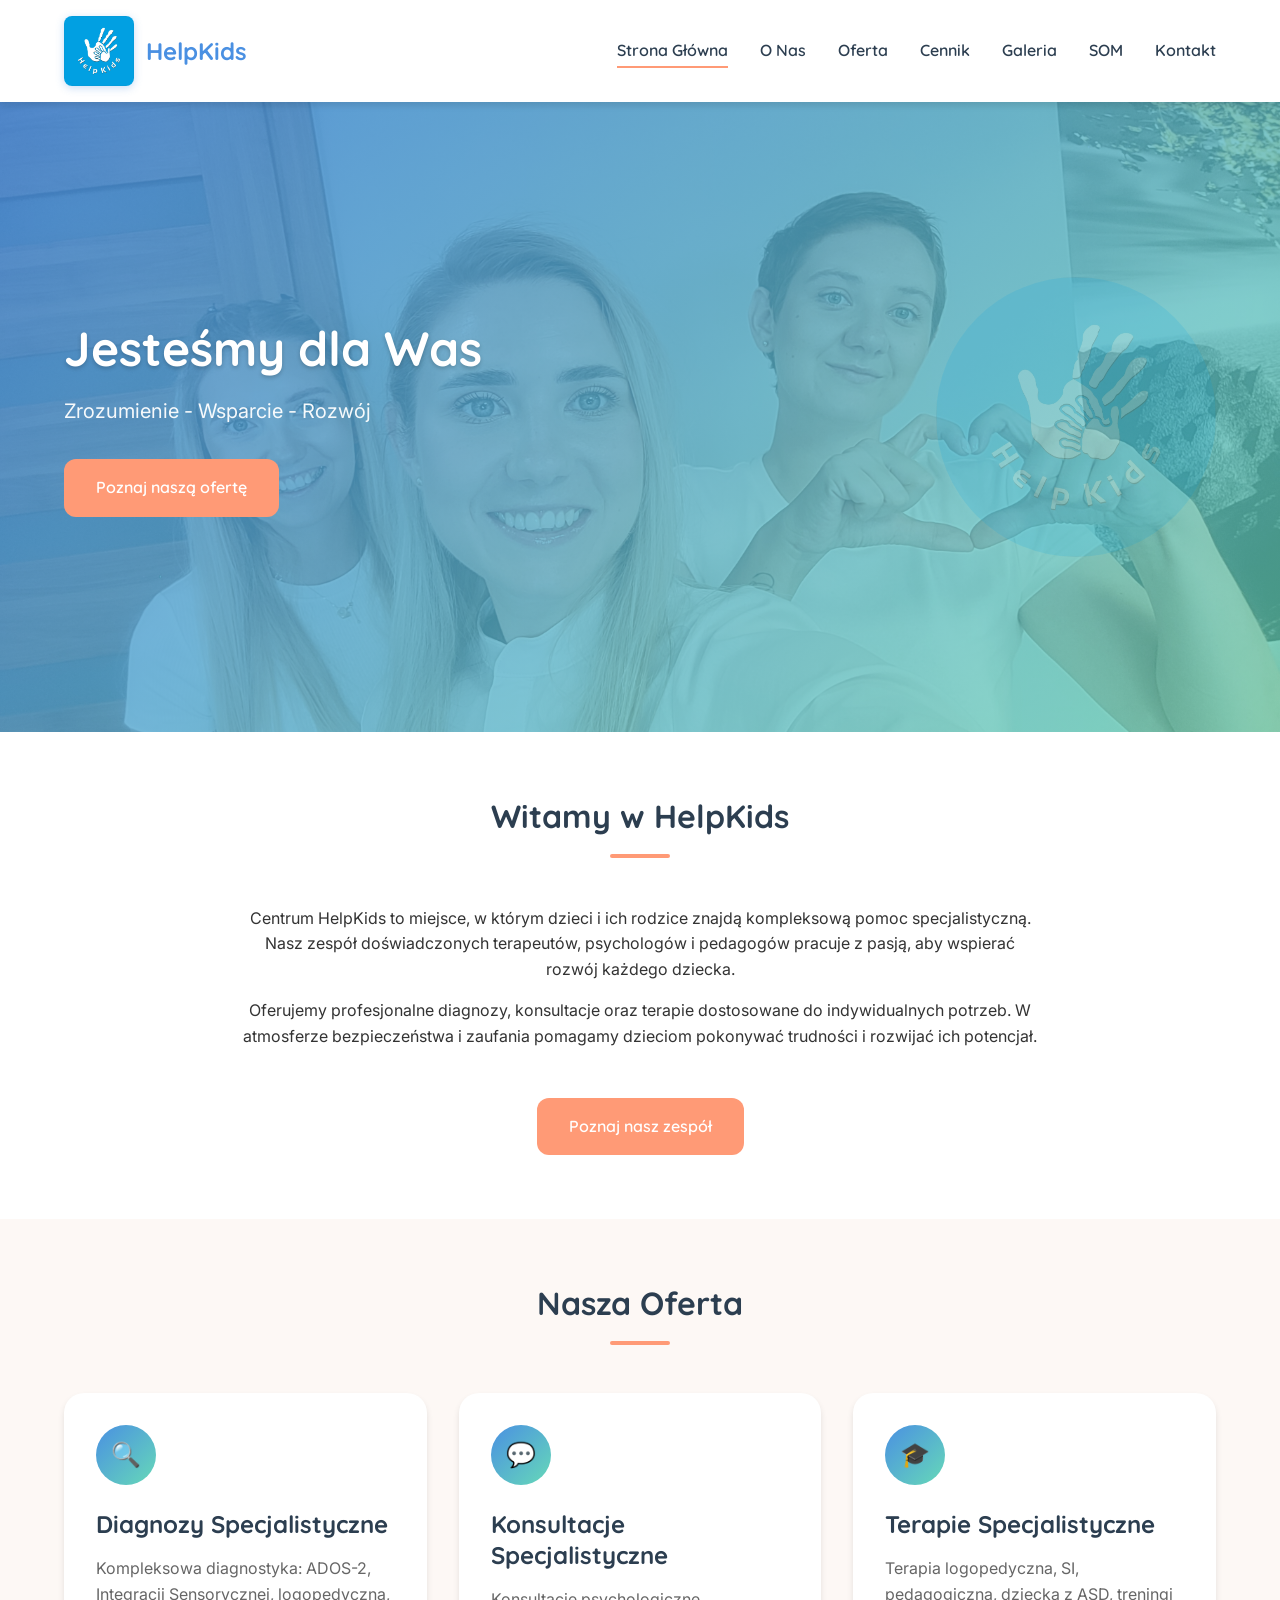
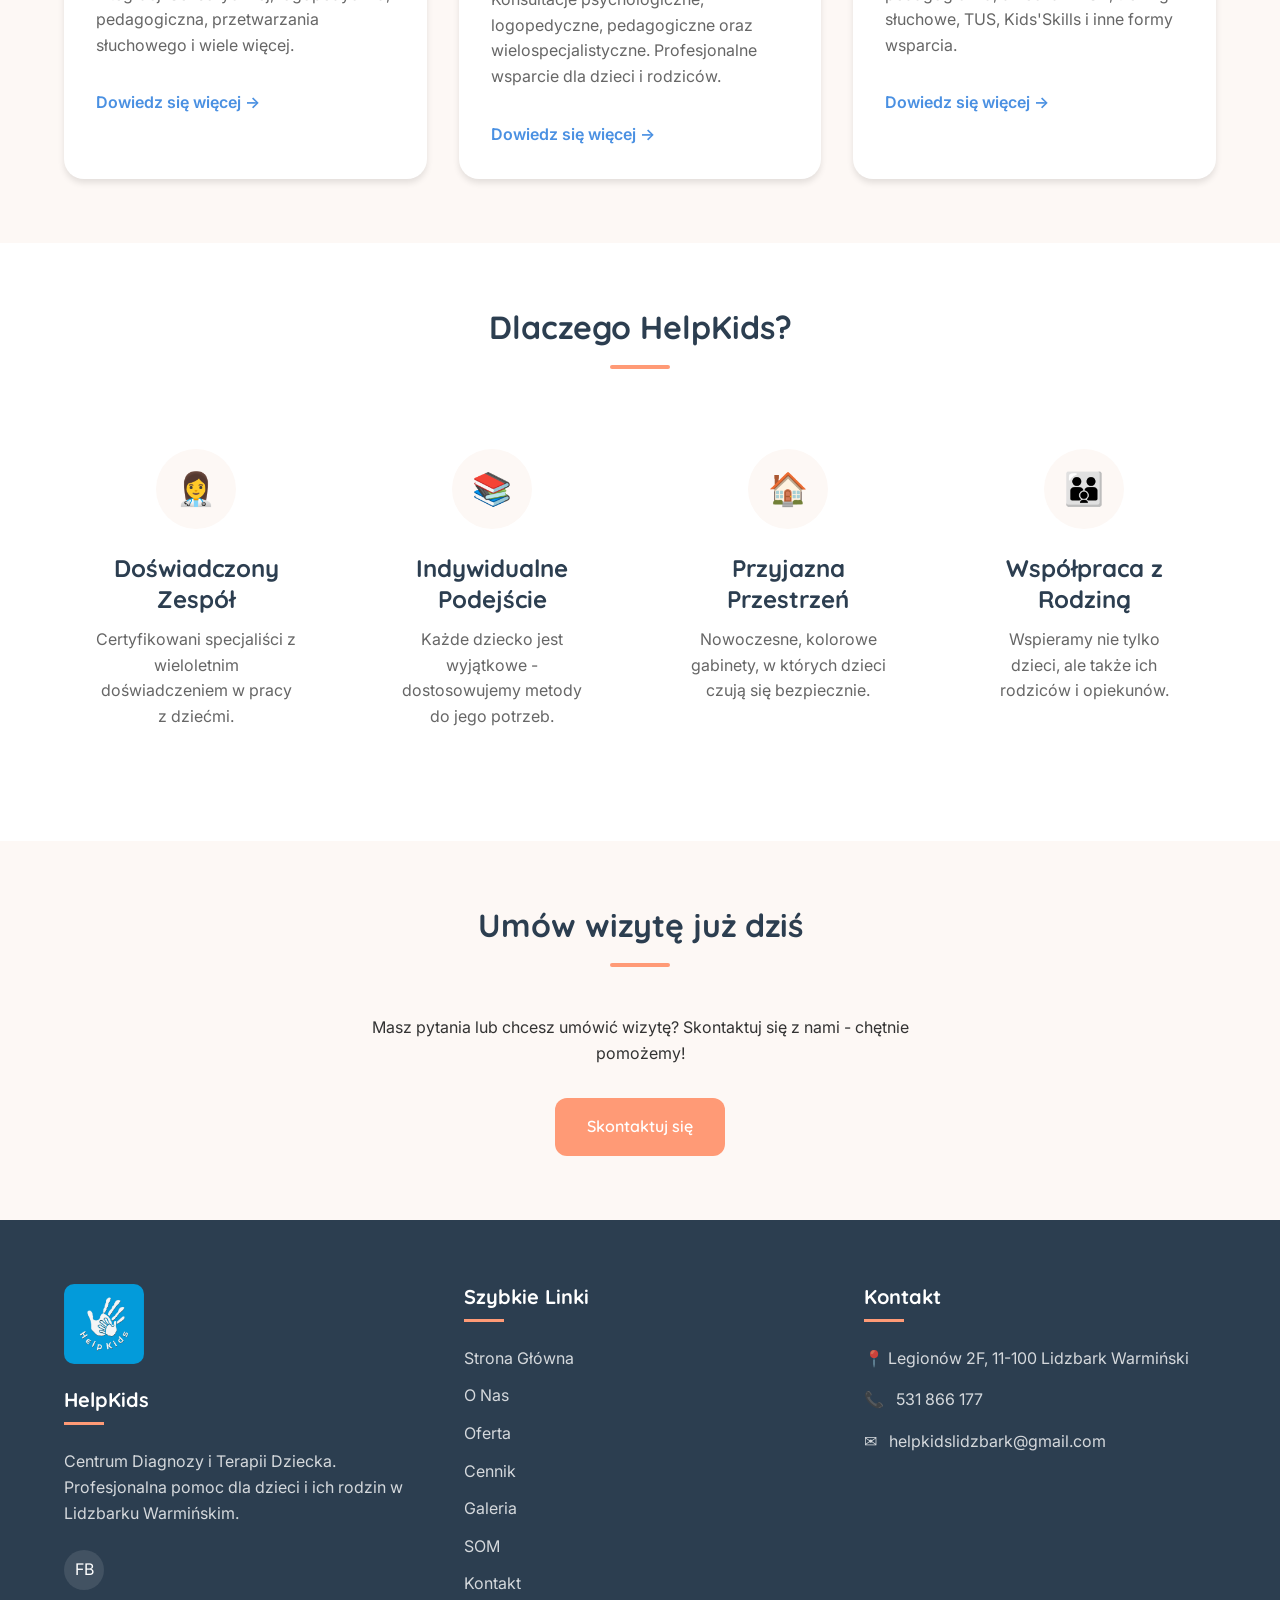
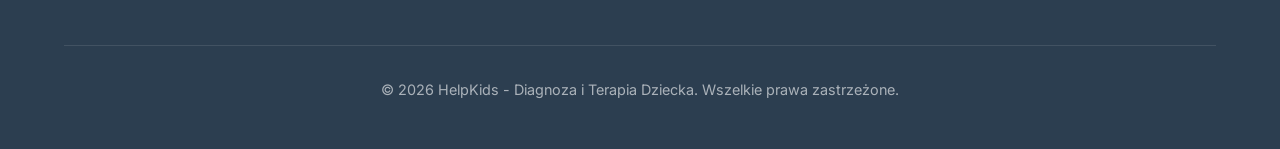
<file: index.html>
<!DOCTYPE html>
<html lang="pl">
<head>
  <meta charset="UTF-8">
  <meta name="viewport" content="width=device-width, initial-scale=1.0">
  <meta name="description" content="HelpKids - Centrum Diagnozy i Terapii Dziecka w Lidzbarku Warmińskim. Profesjonalna pomoc psychologiczna, logopedyczna i pedagogiczna dla dzieci.">
  <title>HelpKids - Diagnoza i Terapia Dziecka</title>
  <link rel="preconnect" href="https://fonts.googleapis.com">
  <link rel="preconnect" href="https://fonts.gstatic.com" crossorigin>
  <link href="https://fonts.googleapis.com/css2?family=Inter:wght@400;500;600&family=Quicksand:wght@500;600;700&display=swap" rel="stylesheet">
  <link rel="stylesheet" href="css/style.css">
</head>
<body>
  <!-- Header -->
  <header class="header">
    <div class="container">
      <div class="header__inner">
        <a href="index.html" class="logo">
          <img src="assets/logo/HELPKIDS.jpg" alt="HelpKids Logo" class="logo__img">
          <span class="logo__text">HelpKids</span>
        </a>
        <nav>
          <input type="checkbox" id="nav-toggle" class="nav__toggle">
          <label for="nav-toggle" class="nav__toggle-label"><span></span></label>
          <ul class="nav__menu">
            <li><a href="index.html" class="nav__link nav__link--active">Strona Główna</a></li>
            <li><a href="onas.html" class="nav__link">O Nas</a></li>
            <li><a href="oferta.html" class="nav__link">Oferta</a></li>
            <li><a href="cennik.html" class="nav__link">Cennik</a></li>
            <li><a href="galeria.html" class="nav__link">Galeria</a></li>
            <li><a href="som.html" class="nav__link">SOM</a></li>
            <li><a href="kontakt.html" class="nav__link">Kontakt</a></li>
          </ul>
        </nav>
      </div>
    </div>
  </header>

  <!-- Hero Section -->
  <section class="hero" style="background-image: url('assets/images/hero/20230902_154733.jpg');">
    <div class="container">
      <div class="hero__content">
        <h1 class="hero__title">Jesteśmy dla Was</h1>
        <p class="hero__subtitle">Zrozumienie - Wsparcie - Rozwój</p>
        <a href="oferta.html" class="btn btn--primary">Poznaj naszą ofertę</a>
      </div>
    </div>
  </section>

  <!-- O Centrum -->
  <section class="section">
    <div class="container">
      <h2 class="section__title">Witamy w HelpKids</h2>
      <div class="text-center" style="max-width: 800px; margin: 0 auto;">
        <p>Centrum HelpKids to miejsce, w którym dzieci i ich rodzice znajdą kompleksową pomoc specjalistyczną. Nasz zespół doświadczonych terapeutów, psychologów i pedagogów pracuje z pasją, aby wspierać rozwój każdego dziecka.</p>
        <p>Oferujemy profesjonalne diagnozy, konsultacje oraz terapie dostosowane do indywidualnych potrzeb. W atmosferze bezpieczeństwa i zaufania pomagamy dzieciom pokonywać trudności i rozwijać ich potencjał.</p>
        <a href="onas.html" class="btn btn--primary mt-4">Poznaj nasz zespół</a>
      </div>
    </div>
  </section>

  <!-- Oferta -->
  <section class="section section--alt">
    <div class="container">
      <h2 class="section__title">Nasza Oferta</h2>
      <div class="cards">
        <div class="card">
          <div class="card__icon">&#128269;</div>
          <h3 class="card__title">Diagnozy Specjalistyczne</h3>
          <p class="card__text">Kompleksowa diagnostyka: ADOS-2, Integracji Sensorycznej, logopedyczna, pedagogiczna, przetwarzania słuchowego i wiele więcej.</p>
          <a href="oferta.html#diagnozy" class="card__link">Dowiedz się więcej &rarr;</a>
        </div>
        <div class="card">
          <div class="card__icon">&#128172;</div>
          <h3 class="card__title">Konsultacje Specjalistyczne</h3>
          <p class="card__text">Konsultacje psychologiczne, logopedyczne, pedagogiczne oraz wielospecjalistyczne. Profesjonalne wsparcie dla dzieci i rodziców.</p>
          <a href="oferta.html#konsultacje" class="card__link">Dowiedz się więcej &rarr;</a>
        </div>
        <div class="card">
          <div class="card__icon">&#127891;</div>
          <h3 class="card__title">Terapie Specjalistyczne</h3>
          <p class="card__text">Terapia logopedyczna, SI, pedagogiczna, dziecka z ASD, treningi słuchowe, TUS, Kids'Skills i inne formy wsparcia.</p>
          <a href="oferta.html#terapie" class="card__link">Dowiedz się więcej &rarr;</a>
        </div>
      </div>
    </div>
  </section>

  <!-- Dlaczego My -->
  <section class="section">
    <div class="container">
      <h2 class="section__title">Dlaczego HelpKids?</h2>
      <div class="features">
        <div class="feature">
          <div class="feature__icon">&#128105;&#8205;&#9877;&#65039;</div>
          <h3 class="feature__title">Doświadczony Zespół</h3>
          <p class="feature__text">Certyfikowani specjaliści z wieloletnim doświadczeniem w pracy z dziećmi.</p>
        </div>
        <div class="feature">
          <div class="feature__icon">&#128218;</div>
          <h3 class="feature__title">Indywidualne Podejście</h3>
          <p class="feature__text">Każde dziecko jest wyjątkowe - dostosowujemy metody do jego potrzeb.</p>
        </div>
        <div class="feature">
          <div class="feature__icon">&#127968;</div>
          <h3 class="feature__title">Przyjazna Przestrzeń</h3>
          <p class="feature__text">Nowoczesne, kolorowe gabinety, w których dzieci czują się bezpiecznie.</p>
        </div>
        <div class="feature">
          <div class="feature__icon">&#128106;</div>
          <h3 class="feature__title">Współpraca z Rodziną</h3>
          <p class="feature__text">Wspieramy nie tylko dzieci, ale także ich rodziców i opiekunów.</p>
        </div>
      </div>
    </div>
  </section>

  <!-- CTA -->
  <section class="section section--alt">
    <div class="container text-center">
      <h2 class="section__title">Umów wizytę już dziś</h2>
      <p style="max-width: 600px; margin: 0 auto 2rem;">Masz pytania lub chcesz umówić wizytę? Skontaktuj się z nami - chętnie pomożemy!</p>
      <a href="kontakt.html" class="btn btn--primary">Skontaktuj się</a>
    </div>
  </section>

  <!-- Footer -->
  <footer class="footer">
    <div class="container">
      <div class="footer__grid">
        <div>
          <a href="index.html" class="footer__logo">
            <img src="assets/logo/HELPKIDS.jpg" alt="HelpKids Logo" class="footer__logo-img">
          </a>
          <h3 class="footer__title">HelpKids</h3>
          <p class="footer__text">Centrum Diagnozy i Terapii Dziecka. Profesjonalna pomoc dla dzieci i ich rodzin w Lidzbarku Warmińskim.</p>
          <div class="footer__social">
            <a href="https://www.facebook.com/profile.php?id=100076142580022" target="_blank" rel="noopener" aria-label="Facebook">FB</a>
          </div>
        </div>
        <div>
          <h3 class="footer__title">Szybkie Linki</h3>
          <div class="footer__links">
            <a href="index.html" class="footer__link">Strona Główna</a>
            <a href="onas.html" class="footer__link">O Nas</a>
            <a href="oferta.html" class="footer__link">Oferta</a>
            <a href="cennik.html" class="footer__link">Cennik</a>
            <a href="galeria.html" class="footer__link">Galeria</a>
            <a href="som.html" class="footer__link">SOM</a>
            <a href="kontakt.html" class="footer__link">Kontakt</a>
          </div>
        </div>
        <div>
          <h3 class="footer__title">Kontakt</h3>
          <div class="footer__contact-item">
            &#128205; Legionów 2F, 11-100 Lidzbark Warmiński
          </div>
          <div class="footer__contact-item">
            &#128222; <a href="tel:+48531866177">531 866 177</a>
          </div>
          <div class="footer__contact-item">
            &#9993; <a href="mailto:helpkidslidzbark@gmail.com">helpkidslidzbark@gmail.com</a>
          </div>
        </div>
      </div>
      <div class="footer__bottom">
        <p>&copy; 2026 HelpKids - Diagnoza i Terapia Dziecka. Wszelkie prawa zastrzeżone.</p>
      </div>
    </div>
  </footer>
</body>
</html>
</file>
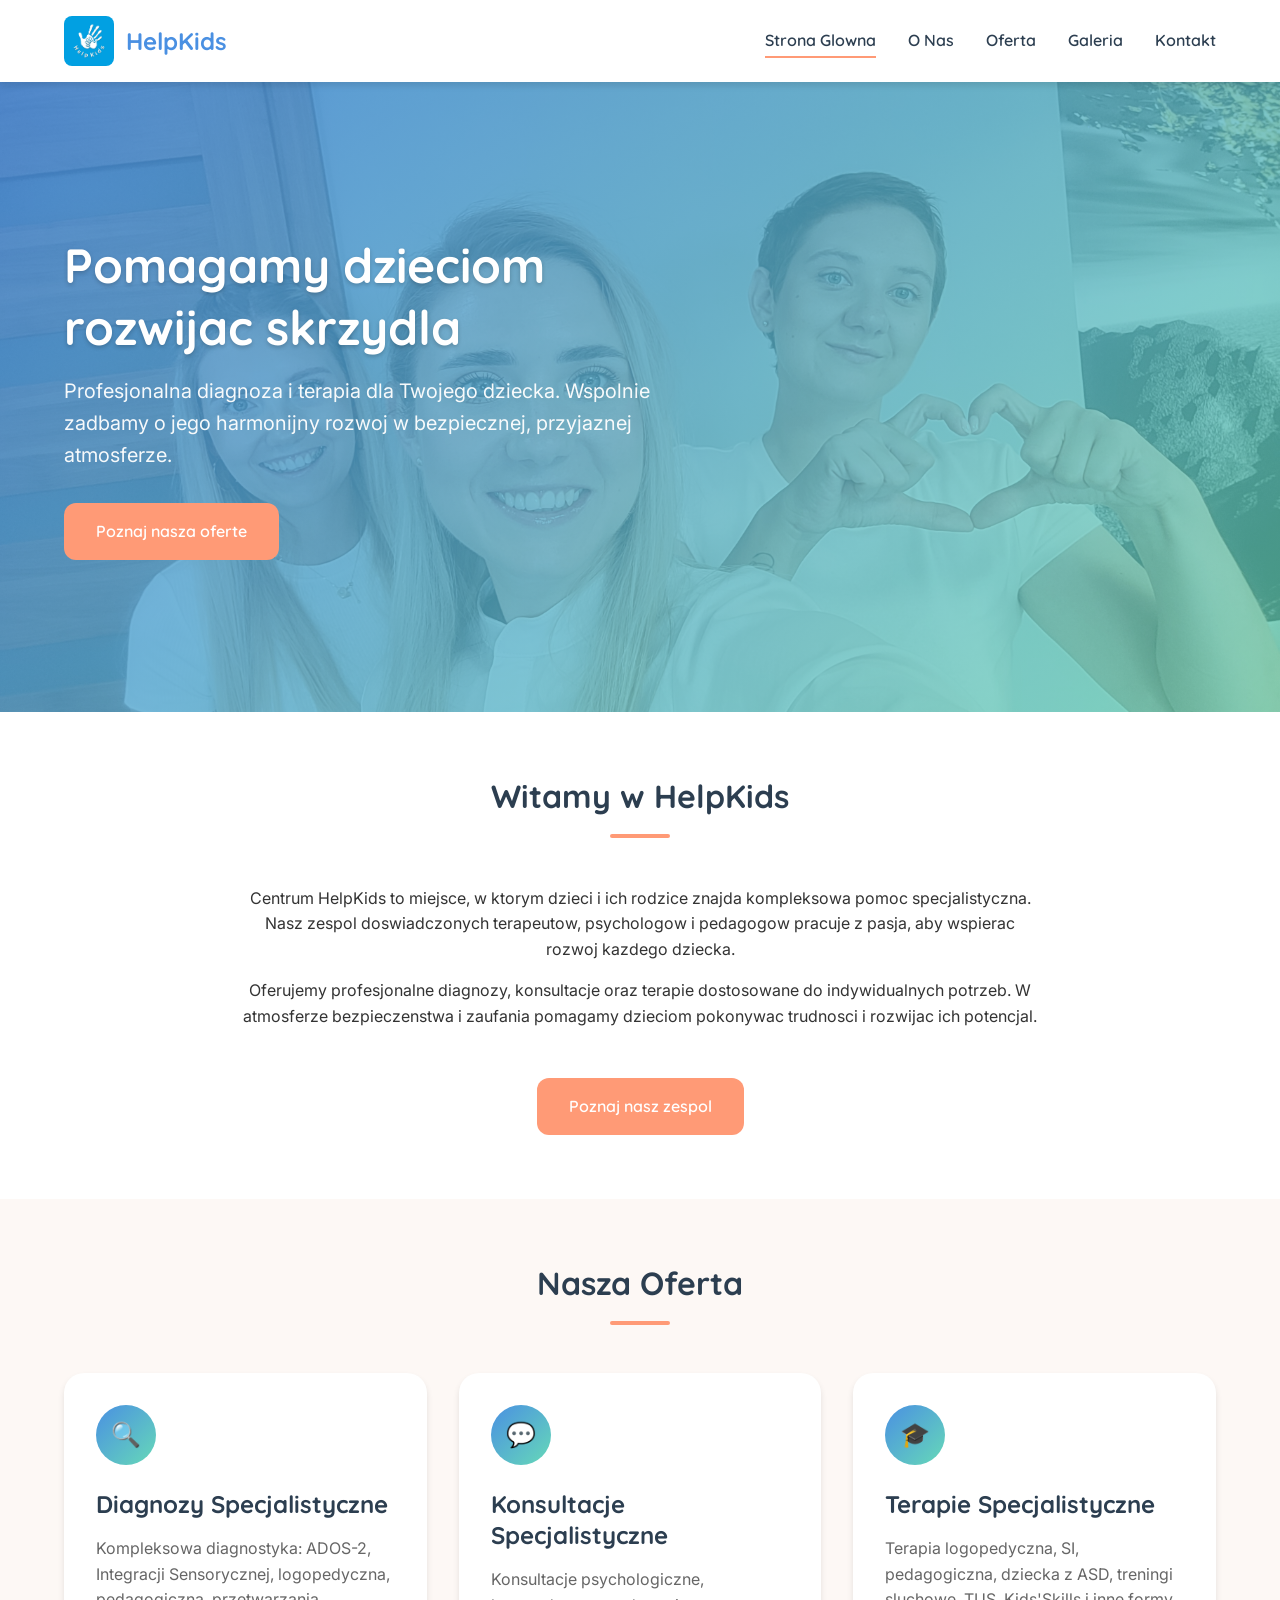
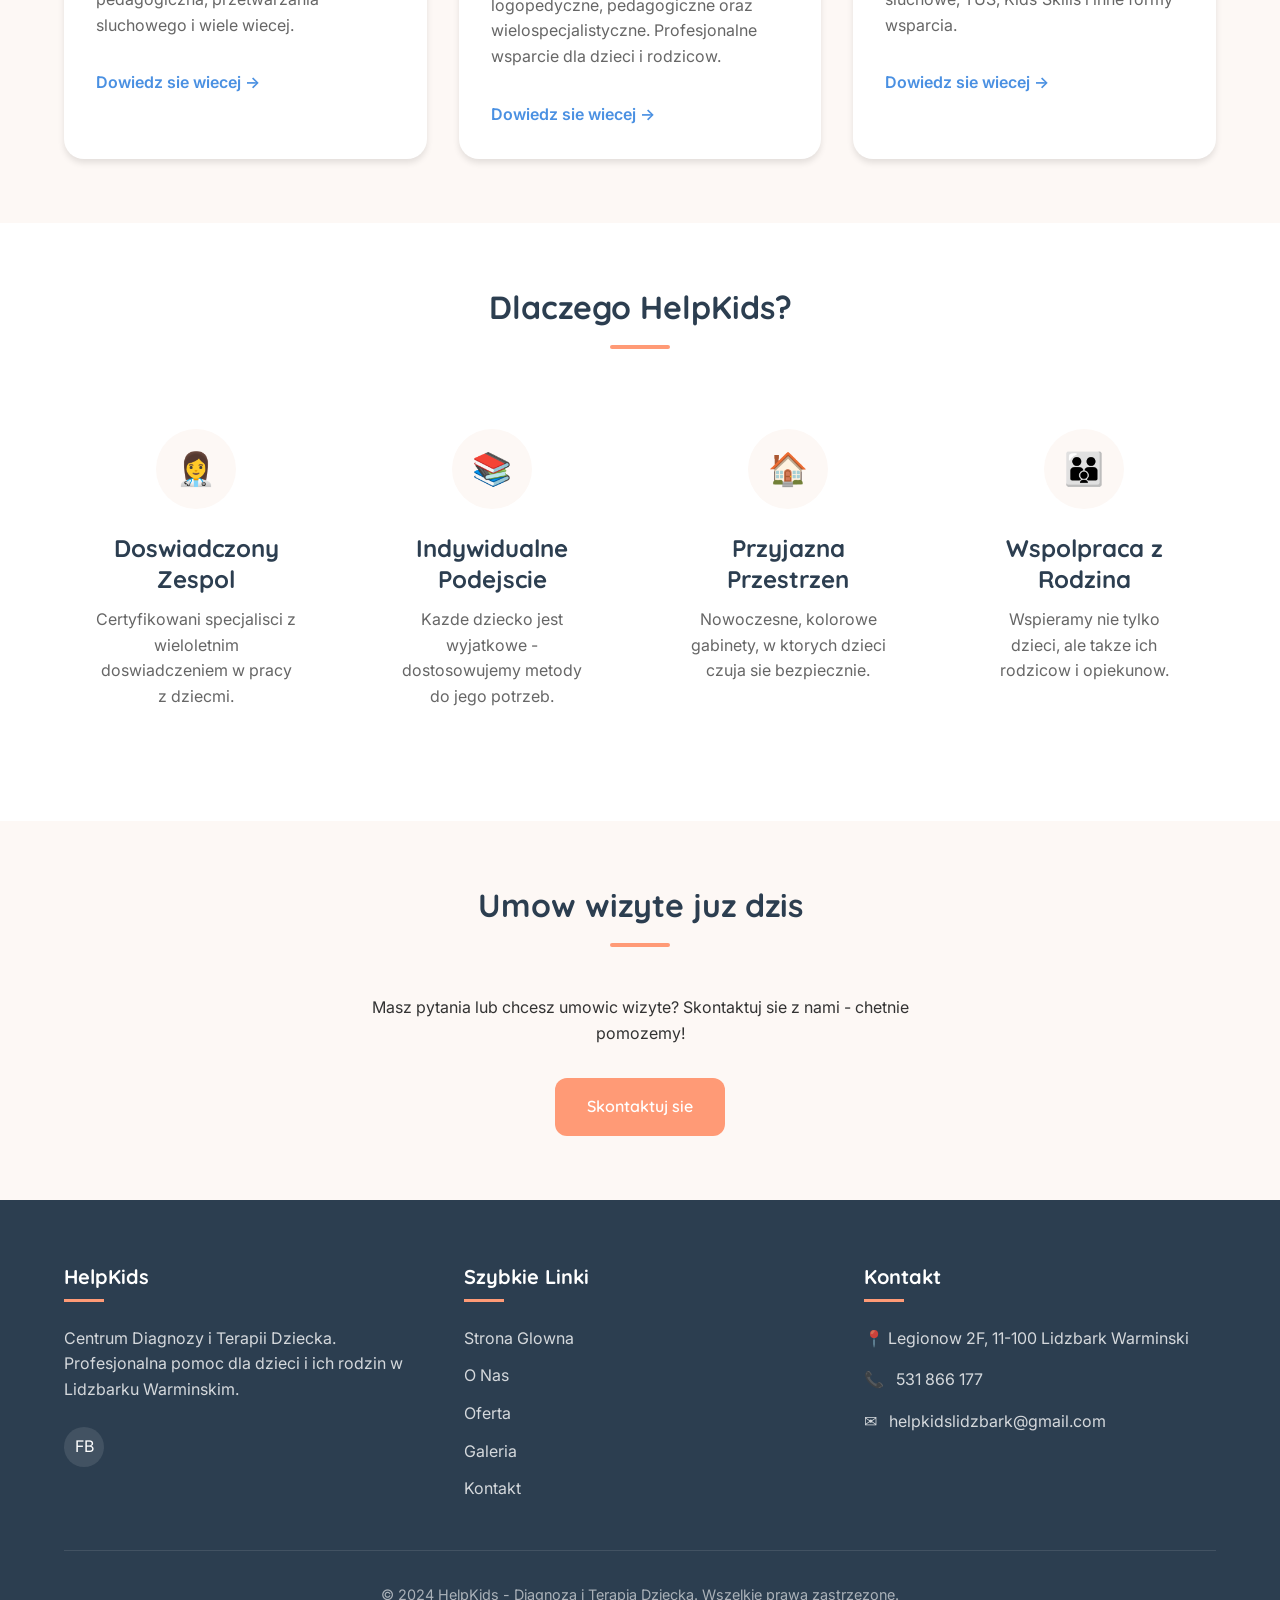
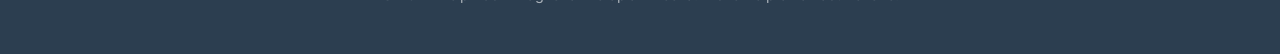
<file: helpkids/index.html>
<!DOCTYPE html>
<html lang="pl">
<head>
  <meta charset="UTF-8">
  <meta name="viewport" content="width=device-width, initial-scale=1.0">
  <meta name="description" content="HelpKids - Centrum Diagnozy i Terapii Dziecka w Lidzbarku Warmińskim. Profesjonalna pomoc psychologiczna, logopedyczna i pedagogiczna dla dzieci.">
  <title>HelpKids - Diagnoza i Terapia Dziecka</title>
  <link rel="preconnect" href="https://fonts.googleapis.com">
  <link rel="preconnect" href="https://fonts.gstatic.com" crossorigin>
  <link href="https://fonts.googleapis.com/css2?family=Inter:wght@400;500;600&family=Quicksand:wght@500;600;700&display=swap" rel="stylesheet">
  <link rel="stylesheet" href="css/style.css">
</head>
<body>
  <!-- Header -->
  <header class="header">
    <div class="container">
      <div class="header__inner">
        <a href="index.html" class="logo">
          <img src="assets/logo/HELPKIDS.jpg" alt="HelpKids Logo" class="logo__img">
          <span class="logo__text">HelpKids</span>
        </a>
        <nav>
          <input type="checkbox" id="nav-toggle" class="nav__toggle">
          <label for="nav-toggle" class="nav__toggle-label"><span></span></label>
          <ul class="nav__menu">
            <li><a href="index.html" class="nav__link nav__link--active">Strona Glowna</a></li>
            <li><a href="onas.html" class="nav__link">O Nas</a></li>
            <li><a href="oferta.html" class="nav__link">Oferta</a></li>
            <li><a href="galeria.html" class="nav__link">Galeria</a></li>
            <li><a href="kontakt.html" class="nav__link">Kontakt</a></li>
          </ul>
        </nav>
      </div>
    </div>
  </header>

  <!-- Hero Section -->
  <section class="hero" style="background-image: url('assets/images/hero/20230902_154733.jpg');">
    <div class="container">
      <div class="hero__content">
        <h1 class="hero__title">Pomagamy dzieciom rozwijac skrzydla</h1>
        <p class="hero__subtitle">Profesjonalna diagnoza i terapia dla Twojego dziecka. Wspolnie zadbamy o jego harmonijny rozwoj w bezpiecznej, przyjaznej atmosferze.</p>
        <a href="oferta.html" class="btn btn--primary">Poznaj nasza oferte</a>
      </div>
    </div>
  </section>

  <!-- O Centrum -->
  <section class="section">
    <div class="container">
      <h2 class="section__title">Witamy w HelpKids</h2>
      <div class="text-center" style="max-width: 800px; margin: 0 auto;">
        <p>Centrum HelpKids to miejsce, w ktorym dzieci i ich rodzice znajda kompleksowa pomoc specjalistyczna. Nasz zespol doswiadczonych terapeutow, psychologow i pedagogow pracuje z pasja, aby wspierac rozwoj kazdego dziecka.</p>
        <p>Oferujemy profesjonalne diagnozy, konsultacje oraz terapie dostosowane do indywidualnych potrzeb. W atmosferze bezpieczenstwa i zaufania pomagamy dzieciom pokonywac trudnosci i rozwijac ich potencjal.</p>
        <a href="onas.html" class="btn btn--primary mt-4">Poznaj nasz zespol</a>
      </div>
    </div>
  </section>

  <!-- Oferta -->
  <section class="section section--alt">
    <div class="container">
      <h2 class="section__title">Nasza Oferta</h2>
      <div class="cards">
        <div class="card">
          <div class="card__icon">&#128269;</div>
          <h3 class="card__title">Diagnozy Specjalistyczne</h3>
          <p class="card__text">Kompleksowa diagnostyka: ADOS-2, Integracji Sensorycznej, logopedyczna, pedagogiczna, przetwarzania sluchowego i wiele wiecej.</p>
          <a href="oferta.html#diagnozy" class="card__link">Dowiedz sie wiecej &rarr;</a>
        </div>
        <div class="card">
          <div class="card__icon">&#128172;</div>
          <h3 class="card__title">Konsultacje Specjalistyczne</h3>
          <p class="card__text">Konsultacje psychologiczne, logopedyczne, pedagogiczne oraz wielospecjalistyczne. Profesjonalne wsparcie dla dzieci i rodzicow.</p>
          <a href="oferta.html#konsultacje" class="card__link">Dowiedz sie wiecej &rarr;</a>
        </div>
        <div class="card">
          <div class="card__icon">&#127891;</div>
          <h3 class="card__title">Terapie Specjalistyczne</h3>
          <p class="card__text">Terapia logopedyczna, SI, pedagogiczna, dziecka z ASD, treningi sluchowe, TUS, Kids'Skills i inne formy wsparcia.</p>
          <a href="oferta.html#terapie" class="card__link">Dowiedz sie wiecej &rarr;</a>
        </div>
      </div>
    </div>
  </section>

  <!-- Dlaczego My -->
  <section class="section">
    <div class="container">
      <h2 class="section__title">Dlaczego HelpKids?</h2>
      <div class="features">
        <div class="feature">
          <div class="feature__icon">&#128105;&#8205;&#9877;&#65039;</div>
          <h3 class="feature__title">Doswiadczony Zespol</h3>
          <p class="feature__text">Certyfikowani specjalisci z wieloletnim doswiadczeniem w pracy z dziecmi.</p>
        </div>
        <div class="feature">
          <div class="feature__icon">&#128218;</div>
          <h3 class="feature__title">Indywidualne Podejscie</h3>
          <p class="feature__text">Kazde dziecko jest wyjatkowe - dostosowujemy metody do jego potrzeb.</p>
        </div>
        <div class="feature">
          <div class="feature__icon">&#127968;</div>
          <h3 class="feature__title">Przyjazna Przestrzen</h3>
          <p class="feature__text">Nowoczesne, kolorowe gabinety, w ktorych dzieci czuja sie bezpiecznie.</p>
        </div>
        <div class="feature">
          <div class="feature__icon">&#128106;</div>
          <h3 class="feature__title">Wspolpraca z Rodzina</h3>
          <p class="feature__text">Wspieramy nie tylko dzieci, ale takze ich rodzicow i opiekunow.</p>
        </div>
      </div>
    </div>
  </section>

  <!-- CTA -->
  <section class="section section--alt">
    <div class="container text-center">
      <h2 class="section__title">Umow wizyte juz dzis</h2>
      <p style="max-width: 600px; margin: 0 auto 2rem;">Masz pytania lub chcesz umowic wizyte? Skontaktuj sie z nami - chetnie pomozemy!</p>
      <a href="kontakt.html" class="btn btn--primary">Skontaktuj sie</a>
    </div>
  </section>

  <!-- Footer -->
  <footer class="footer">
    <div class="container">
      <div class="footer__grid">
        <div>
          <h3 class="footer__title">HelpKids</h3>
          <p class="footer__text">Centrum Diagnozy i Terapii Dziecka. Profesjonalna pomoc dla dzieci i ich rodzin w Lidzbarku Warminskim.</p>
          <div class="footer__social">
            <a href="https://www.facebook.com/profile.php?id=100076142580022" target="_blank" rel="noopener" aria-label="Facebook">FB</a>
          </div>
        </div>
        <div>
          <h3 class="footer__title">Szybkie Linki</h3>
          <div class="footer__links">
            <a href="index.html" class="footer__link">Strona Glowna</a>
            <a href="onas.html" class="footer__link">O Nas</a>
            <a href="oferta.html" class="footer__link">Oferta</a>
            <a href="galeria.html" class="footer__link">Galeria</a>
            <a href="kontakt.html" class="footer__link">Kontakt</a>
          </div>
        </div>
        <div>
          <h3 class="footer__title">Kontakt</h3>
          <div class="footer__contact-item">
            &#128205; Legionow 2F, 11-100 Lidzbark Warminski
          </div>
          <div class="footer__contact-item">
            &#128222; <a href="tel:+48531866177">531 866 177</a>
          </div>
          <div class="footer__contact-item">
            &#9993; <a href="mailto:helpkidslidzbark@gmail.com">helpkidslidzbark@gmail.com</a>
          </div>
        </div>
      </div>
      <div class="footer__bottom">
        <p>&copy; 2024 HelpKids - Diagnoza i Terapia Dziecka. Wszelkie prawa zastrzezone.</p>
      </div>
    </div>
  </footer>
</body>
</html>
</file>
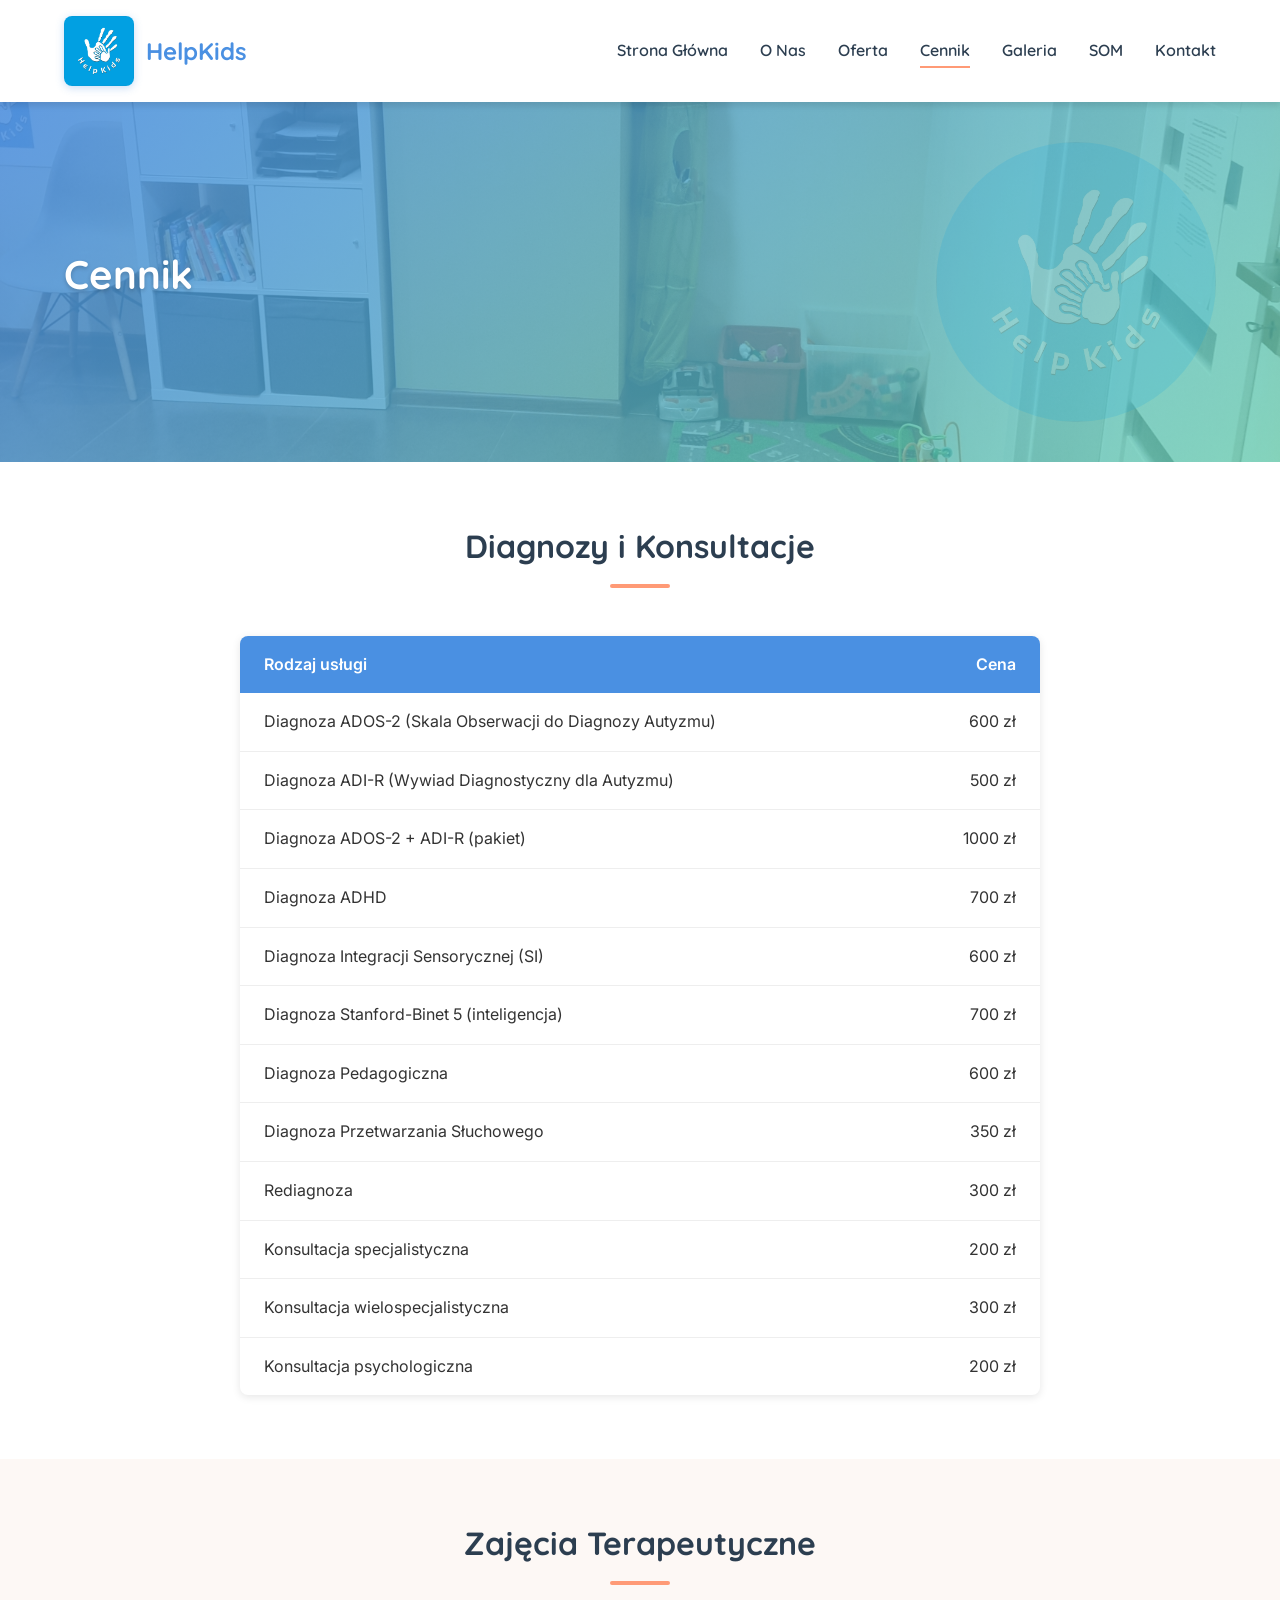
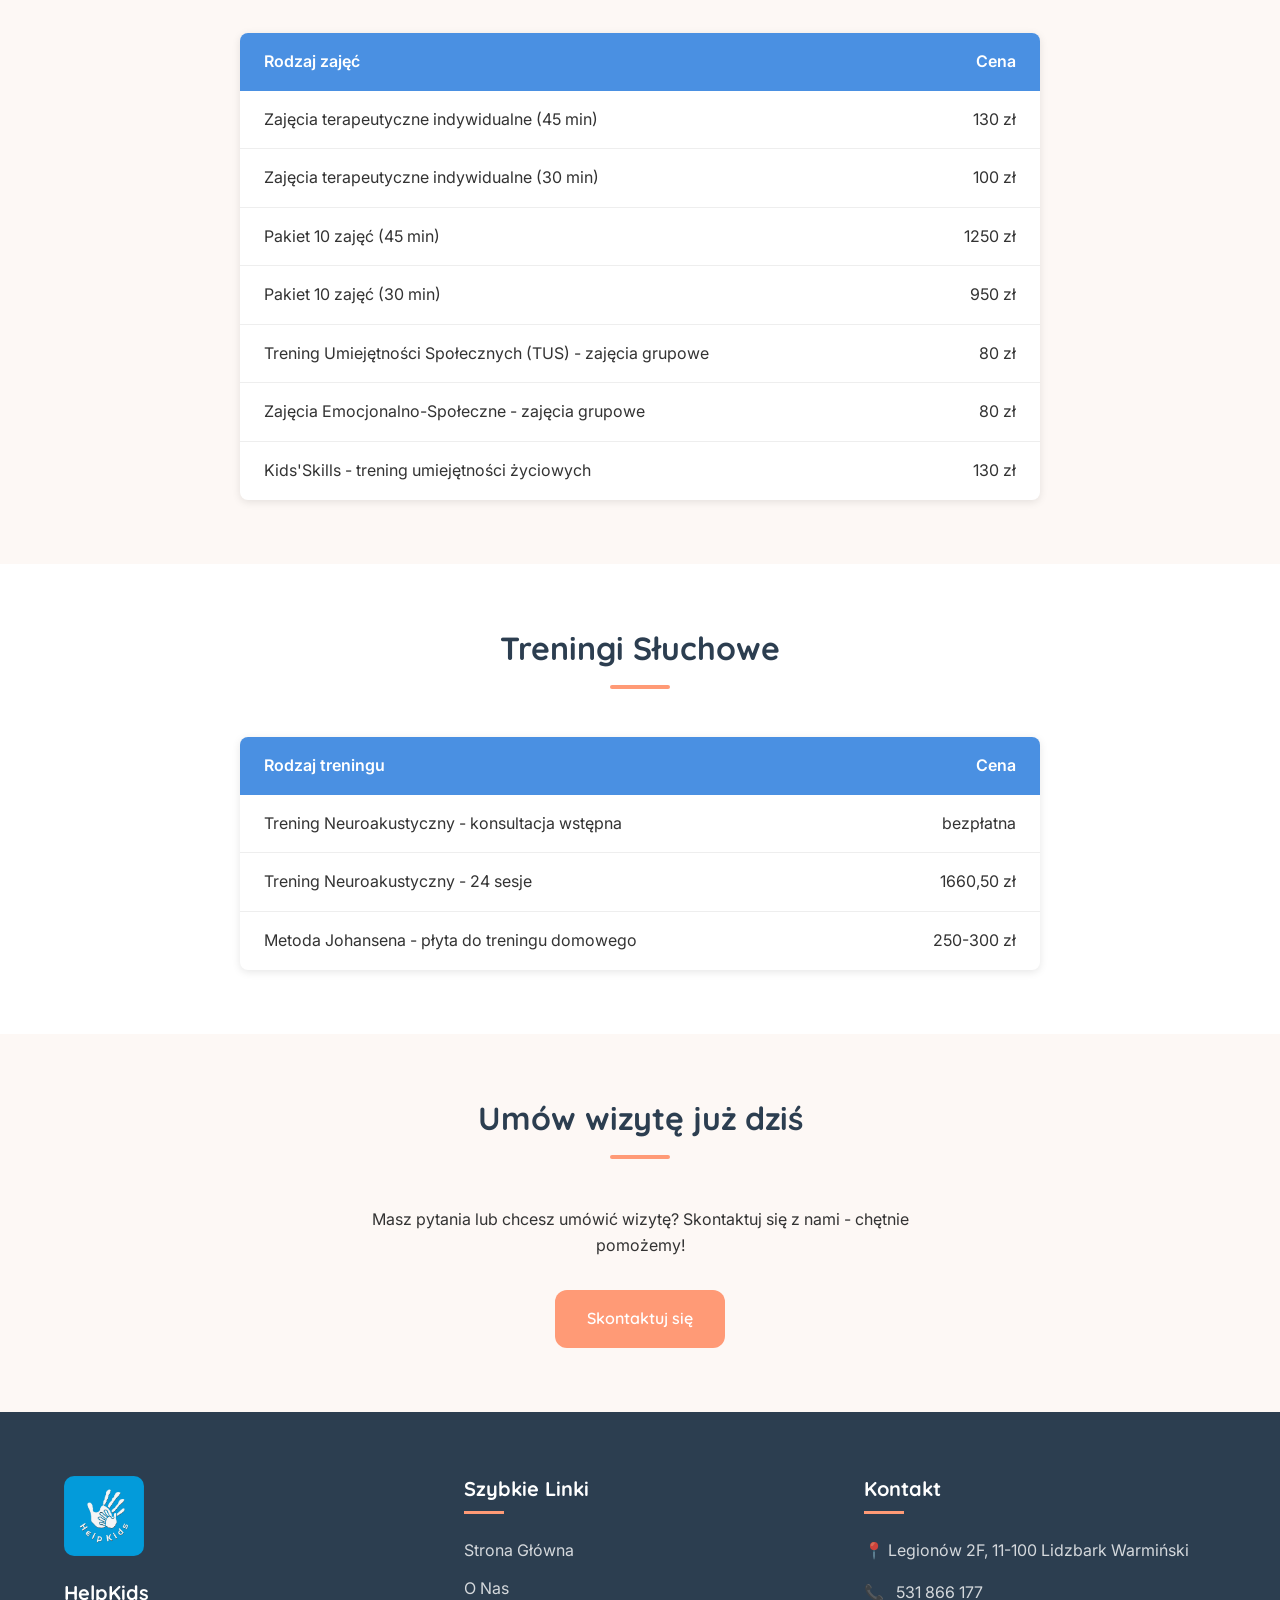
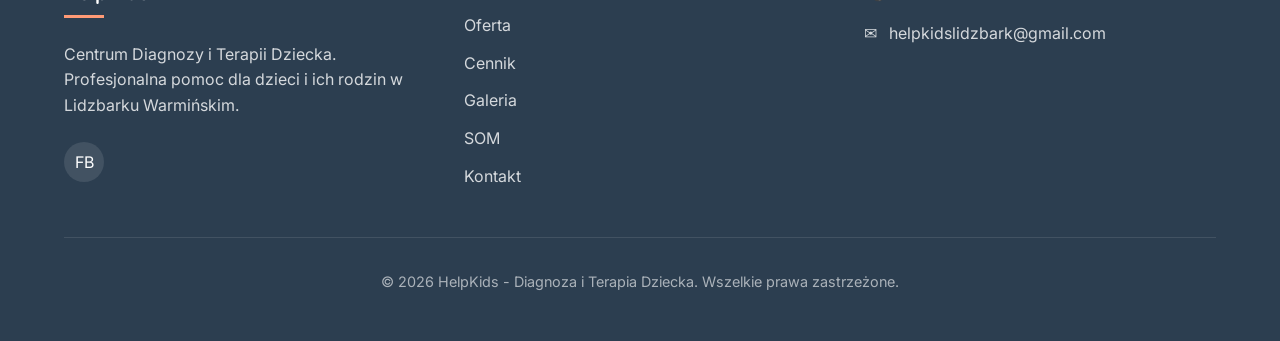
<file: cennik.html>
<!DOCTYPE html>
<html lang="pl">
<head>
  <meta charset="UTF-8">
  <meta name="viewport" content="width=device-width, initial-scale=1.0">
  <meta name="description" content="Cennik usług HelpKids - Diagnoza, terapia i konsultacje dla dzieci. Przejrzyste ceny za profesjonalne usługi specjalistyczne.">
  <title>Cennik - HelpKids</title>
  <link rel="preconnect" href="https://fonts.googleapis.com">
  <link rel="preconnect" href="https://fonts.gstatic.com" crossorigin>
  <link href="https://fonts.googleapis.com/css2?family=Inter:wght@400;500;600&family=Quicksand:wght@500;600;700&display=swap" rel="stylesheet">
  <link rel="stylesheet" href="css/style.css">
</head>
<body>
  <!-- Header -->
  <header class="header">
    <div class="container">
      <div class="header__inner">
        <a href="index.html" class="logo">
          <img src="assets/logo/HELPKIDS.jpg" alt="HelpKids Logo" class="logo__img">
          <span class="logo__text">HelpKids</span>
        </a>
        <nav>
          <input type="checkbox" id="nav-toggle" class="nav__toggle">
          <label for="nav-toggle" class="nav__toggle-label"><span></span></label>
          <ul class="nav__menu">
            <li><a href="index.html" class="nav__link">Strona Główna</a></li>
            <li><a href="onas.html" class="nav__link">O Nas</a></li>
            <li><a href="oferta.html" class="nav__link">Oferta</a></li>
            <li><a href="cennik.html" class="nav__link nav__link--active">Cennik</a></li>
            <li><a href="galeria.html" class="nav__link">Galeria</a></li>
            <li><a href="som.html" class="nav__link">SOM</a></li>
            <li><a href="kontakt.html" class="nav__link">Kontakt</a></li>
          </ul>
        </nav>
      </div>
    </div>
  </header>

  <!-- Hero Section -->
  <section class="hero hero--small" style="background-image: url('assets/images/gallery/20231022_112354.jpg');">
    <div class="container">
      <div class="hero__content">
        <h1 class="hero__title">Cennik</h1>
      </div>
    </div>
  </section>

  <!-- Diagnozy i Konsultacje -->
  <section class="section">
    <div class="container">
      <h2 class="section__title">Diagnozy i Konsultacje</h2>
      <div class="pricing-table">
        <table class="price-list">
          <thead>
            <tr>
              <th>Rodzaj usługi</th>
              <th>Cena</th>
            </tr>
          </thead>
          <tbody>
            <tr>
              <td>Diagnoza ADOS-2 (Skala Obserwacji do Diagnozy Autyzmu)</td>
              <td>600 zł</td>
            </tr>
            <tr>
              <td>Diagnoza ADI-R (Wywiad Diagnostyczny dla Autyzmu)</td>
              <td>500 zł</td>
            </tr>
            <tr>
              <td>Diagnoza ADOS-2 + ADI-R (pakiet)</td>
              <td>1000 zł</td>
            </tr>
            <tr>
              <td>Diagnoza ADHD</td>
              <td>700 zł</td>
            </tr>
            <tr>
              <td>Diagnoza Integracji Sensorycznej (SI)</td>
              <td>600 zł</td>
            </tr>
            <tr>
              <td>Diagnoza Stanford-Binet 5 (inteligencja)</td>
              <td>700 zł</td>
            </tr>
            <tr>
              <td>Diagnoza Pedagogiczna</td>
              <td>600 zł</td>
            </tr>
            <tr>
              <td>Diagnoza Przetwarzania Słuchowego</td>
              <td>350 zł</td>
            </tr>
            <tr>
              <td>Rediagnoza</td>
              <td>300 zł</td>
            </tr>
            <tr>
              <td>Konsultacja specjalistyczna</td>
              <td>200 zł</td>
            </tr>
            <tr>
              <td>Konsultacja wielospecjalistyczna</td>
              <td>300 zł</td>
            </tr>
            <tr>
              <td>Konsultacja psychologiczna</td>
              <td>200 zł</td>
            </tr>
          </tbody>
        </table>
      </div>
    </div>
  </section>

  <!-- Zajęcia Terapeutyczne -->
  <section class="section section--alt">
    <div class="container">
      <h2 class="section__title">Zajęcia Terapeutyczne</h2>
      <div class="pricing-table">
        <table class="price-list">
          <thead>
            <tr>
              <th>Rodzaj zajęć</th>
              <th>Cena</th>
            </tr>
          </thead>
          <tbody>
            <tr>
              <td>Zajęcia terapeutyczne indywidualne (45 min)</td>
              <td>130 zł</td>
            </tr>
            <tr>
              <td>Zajęcia terapeutyczne indywidualne (30 min)</td>
              <td>100 zł</td>
            </tr>
            <tr>
              <td>Pakiet 10 zajęć (45 min)</td>
              <td>1250 zł</td>
            </tr>
            <tr>
              <td>Pakiet 10 zajęć (30 min)</td>
              <td>950 zł</td>
            </tr>
            <tr>
              <td>Trening Umiejętności Społecznych (TUS) - zajęcia grupowe</td>
              <td>80 zł</td>
            </tr>
            <tr>
              <td>Zajęcia Emocjonalno-Społeczne - zajęcia grupowe</td>
              <td>80 zł</td>
            </tr>
            <tr>
              <td>Kids'Skills - trening umiejętności życiowych</td>
              <td>130 zł</td>
            </tr>
          </tbody>
        </table>
      </div>
    </div>
  </section>

  <!-- Treningi Słuchowe -->
  <section class="section">
    <div class="container">
      <h2 class="section__title">Treningi Słuchowe</h2>
      <div class="pricing-table">
        <table class="price-list">
          <thead>
            <tr>
              <th>Rodzaj treningu</th>
              <th>Cena</th>
            </tr>
          </thead>
          <tbody>
            <tr>
              <td>Trening Neuroakustyczny - konsultacja wstępna</td>
              <td>bezpłatna</td>
            </tr>
            <tr>
              <td>Trening Neuroakustyczny - 24 sesje</td>
              <td>1660,50 zł</td>
            </tr>
            <tr>
              <td>Metoda Johansena - płyta do treningu domowego</td>
              <td>250-300 zł</td>
            </tr>
          </tbody>
        </table>
      </div>
    </div>
  </section>

  <!-- CTA -->
  <section class="section section--alt">
    <div class="container text-center">
      <h2 class="section__title">Umów wizytę już dziś</h2>
      <p style="max-width: 600px; margin: 0 auto 2rem;">Masz pytania lub chcesz umówić wizytę? Skontaktuj się z nami - chętnie pomożemy!</p>
      <a href="kontakt.html" class="btn btn--primary">Skontaktuj się</a>
    </div>
  </section>

  <!-- Footer -->
  <footer class="footer">
    <div class="container">
      <div class="footer__grid">
        <div>
          <a href="index.html" class="footer__logo">
            <img src="assets/logo/HELPKIDS.jpg" alt="HelpKids Logo" class="footer__logo-img">
          </a>
          <h3 class="footer__title">HelpKids</h3>
          <p class="footer__text">Centrum Diagnozy i Terapii Dziecka. Profesjonalna pomoc dla dzieci i ich rodzin w Lidzbarku Warmińskim.</p>
          <div class="footer__social">
            <a href="https://www.facebook.com/profile.php?id=100076142580022" target="_blank" rel="noopener" aria-label="Facebook">FB</a>
          </div>
        </div>
        <div>
          <h3 class="footer__title">Szybkie Linki</h3>
          <div class="footer__links">
            <a href="index.html" class="footer__link">Strona Główna</a>
            <a href="onas.html" class="footer__link">O Nas</a>
            <a href="oferta.html" class="footer__link">Oferta</a>
            <a href="cennik.html" class="footer__link">Cennik</a>
            <a href="galeria.html" class="footer__link">Galeria</a>
            <a href="som.html" class="footer__link">SOM</a>
            <a href="kontakt.html" class="footer__link">Kontakt</a>
          </div>
        </div>
        <div>
          <h3 class="footer__title">Kontakt</h3>
          <div class="footer__contact-item">
            &#128205; Legionów 2F, 11-100 Lidzbark Warmiński
          </div>
          <div class="footer__contact-item">
            &#128222; <a href="tel:+48531866177">531 866 177</a>
          </div>
          <div class="footer__contact-item">
            &#9993; <a href="mailto:helpkidslidzbark@gmail.com">helpkidslidzbark@gmail.com</a>
          </div>
        </div>
      </div>
      <div class="footer__bottom">
        <p>&copy; 2026 HelpKids - Diagnoza i Terapia Dziecka. Wszelkie prawa zastrzeżone.</p>
      </div>
    </div>
  </footer>
</body>
</html>
</file>
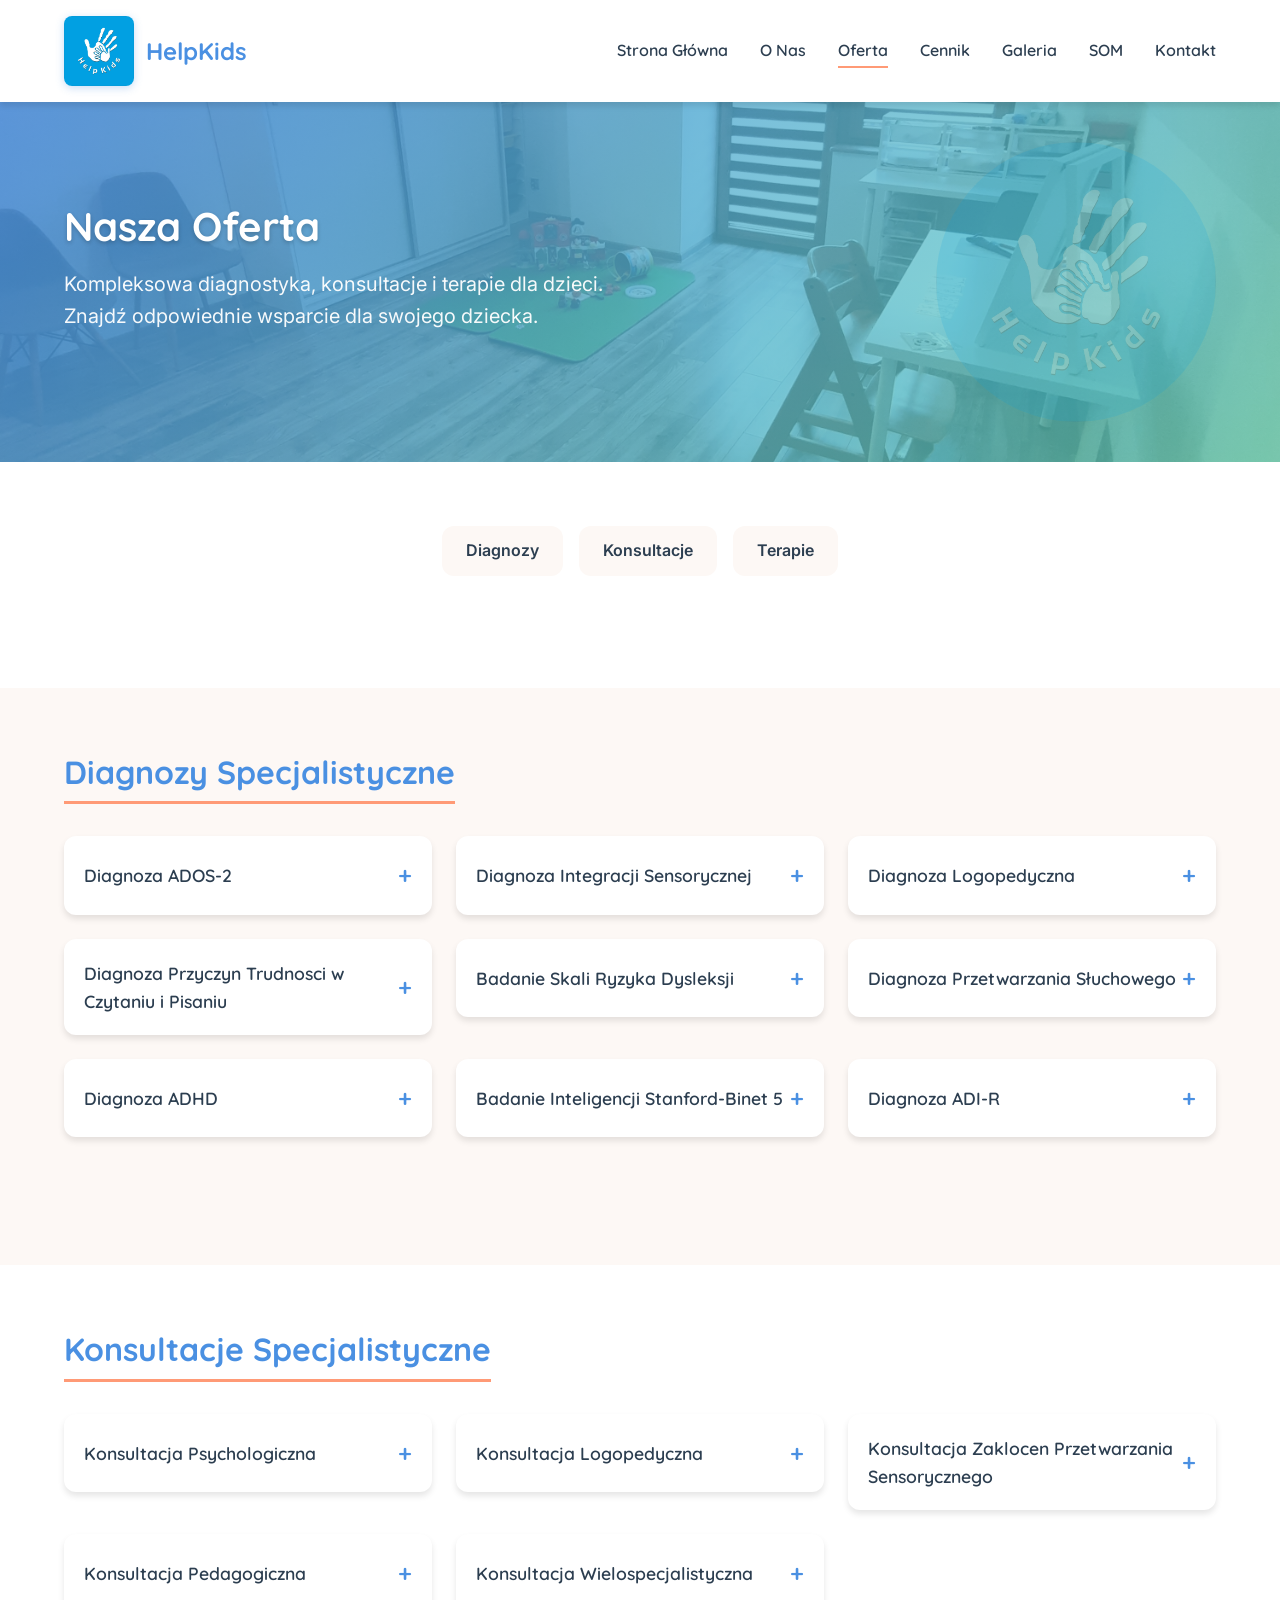
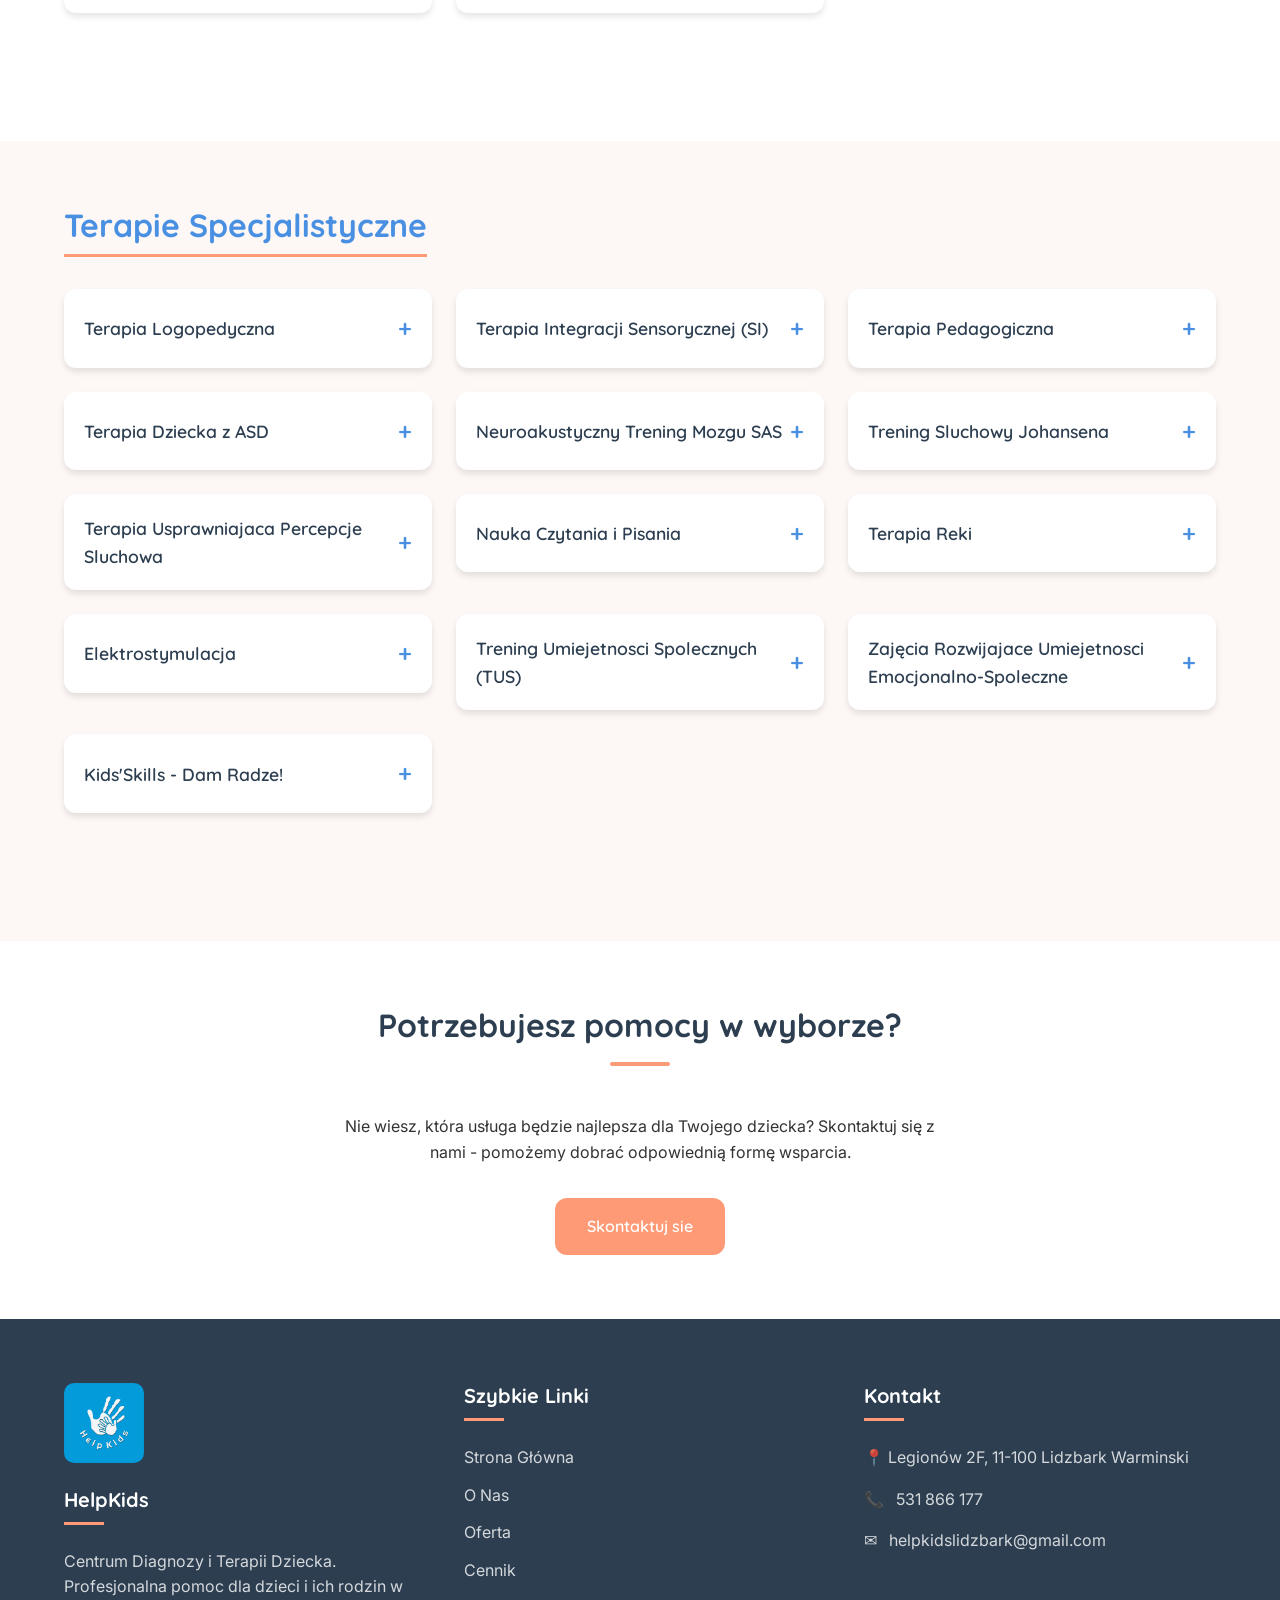
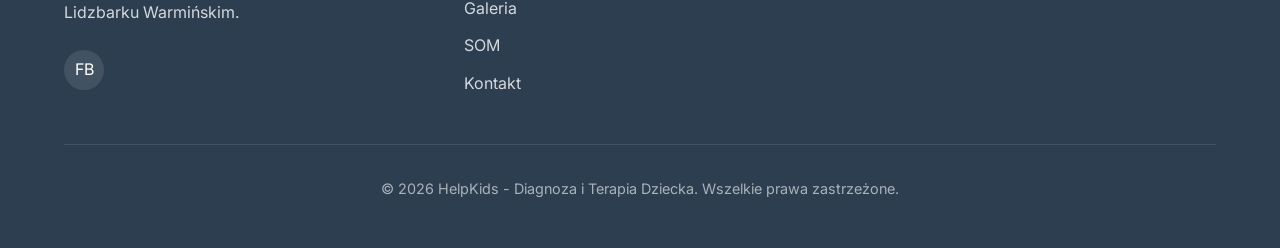
<file: oferta.html>
<!DOCTYPE html>
<html lang="pl">
<head>
  <meta charset="UTF-8">
  <meta name="viewport" content="width=device-width, initial-scale=1.0">
  <meta name="description" content="Oferta HelpKids - diagnozy specjalistyczne, konsultacje i terapie dla dzieci. ADOS-2, SI, logopedia, psychologia, pedagogika.">
  <title>Oferta - HelpKids</title>
  <link rel="preconnect" href="https://fonts.googleapis.com">
  <link rel="preconnect" href="https://fonts.gstatic.com" crossorigin>
  <link href="https://fonts.googleapis.com/css2?family=Inter:wght@400;500;600&family=Quicksand:wght@500;600;700&display=swap" rel="stylesheet">
  <link rel="stylesheet" href="css/style.css">
</head>
<body>
  <!-- Header -->
  <header class="header">
    <div class="container">
      <div class="header__inner">
        <a href="index.html" class="logo">
          <img src="assets/logo/HELPKIDS.jpg" alt="HelpKids Logo" class="logo__img">
          <span class="logo__text">HelpKids</span>
        </a>
        <nav>
          <input type="checkbox" id="nav-toggle" class="nav__toggle">
          <label for="nav-toggle" class="nav__toggle-label"><span></span></label>
          <ul class="nav__menu">
            <li><a href="index.html" class="nav__link">Strona Główna</a></li>
            <li><a href="onas.html" class="nav__link">O Nas</a></li>
            <li><a href="oferta.html" class="nav__link nav__link--active">Oferta</a></li>
            <li><a href="cennik.html" class="nav__link">Cennik</a></li>
            <li><a href="galeria.html" class="nav__link">Galeria</a></li>
            <li><a href="som.html" class="nav__link">SOM</a></li>
            <li><a href="kontakt.html" class="nav__link">Kontakt</a></li>
          </ul>
        </nav>
      </div>
    </div>
  </header>

  <!-- Hero Section -->
  <section class="hero hero--small" style="background-image: url('assets/images/gallery/20231022_114120.jpg');">
    <div class="container">
      <div class="hero__content">
        <h1 class="hero__title">Nasza Oferta</h1>
        <p class="hero__subtitle">Kompleksowa diagnostyka, konsultacje i terapie dla dzieci. Znajdź odpowiednie wsparcie dla swojego dziecka.</p>
      </div>
    </div>
  </section>

  <!-- Nawigacja po ofercie -->
  <section class="section">
    <div class="container">
      <nav class="services-nav">
        <a href="#diagnozy" class="services-nav__link">Diagnozy</a>
        <a href="#konsultacje" class="services-nav__link">Konsultacje</a>
        <a href="#terapie" class="services-nav__link">Terapie</a>
      </nav>
    </div>
  </section>

  <!-- Diagnozy -->
  <section class="section section--alt" id="diagnozy">
    <div class="container">
      <div class="service-section">
        <h2 class="service-section__title">Diagnozy Specjalistyczne</h2>
        <div class="service-list">

          <details class="service-item">
            <summary>Diagnoza ADOS-2</summary>
            <div class="service-item__content">
              <p>ADOS-2 (Autism Diagnostic Observation Schedule) to złoty standard w diagnostyce zaburzeń ze spektrum autyzmu. Polega na półstrukturalizowanej obserwacji dziecka podczas zabawy i interakcji. Diagnoza przeprowadzana jest przez certyfikowanych diagnostów.</p>
            </div>
          </details>

          <details class="service-item">
            <summary>Diagnoza Integracji Sensorycznej</summary>
            <div class="service-item__content">
              <p>Kompleksowa ocena funkcjonowania sensorycznego dziecka obejmująca systemy: proprioceptywny, dotykowy, wzrokowy, słuchowy, smakowy, zapachowy i przedsionkowy. Diagnoza pozwala określić, czy dziecko wykazuje zaburzeńia przetwarzania sensorycznego i jakie terapie będą dla niego odpowiednie.</p>
            </div>
          </details>

          <details class="service-item">
            <summary>Diagnoza Logopedyczna</summary>
            <div class="service-item__content">
              <p>Ocena rozwoju mowy i komunikacji dziecka. Diagnoza obejmuje badanie artykulacji, słownika, rozumienia mowy, płynności mowienia oraz budowy i sprawności aparatu artykulacyjnego. Na jej podstawie planowana jest terapia logopedyczna.</p>
            </div>
          </details>

          <details class="service-item">
            <summary>Diagnoza Przyczyn Trudnosci w Czytaniu i Pisaniu</summary>
            <div class="service-item__content">
              <p>Pedagogiczna diagnoza mająca na celu ustalenie przyczyn trudności szkolnych dziecka w zakresie czytania i pisania. Pozwala na wczesne wykrycie dysleksji rozwojowej i zaplanowanie odpowiedniego wsparcia.</p>
            </div>
          </details>

          <details class="service-item">
            <summary>Badanie Skali Ryzyka Dysleksji</summary>
            <div class="service-item__content">
              <p>Przesiewowe badanie pozwalajace na wczesne wykrycie ryzyka wystąpienia specyficznych trudności w czytaniu i pisaniu. Zalecane dla dzieci w wieku przedszkolnym i wczesnoszkolnym.</p>
            </div>
          </details>

          <details class="service-item">
            <summary>Diagnoza Przetwarzania Słuchowego</summary>
            <div class="service-item__content">
              <p>Ocena centralnych procesów przetwarzania słuchowego. Diagnoza pozwala określić, czy dziecko ma trudności z rozumieniem mowy w szumie, rozróżnianiem dźwięków czy przetwarzaniem informacji słuchowych.</p>
            </div>
          </details>

          <details class="service-item">
            <summary>Diagnoza ADHD</summary>
            <div class="service-item__content">
              <p>Proces diagnostyczny obejmuje 3 spotkania (z możliwością wydłużenia), każde trwające do 60 minut. Celem jest dokładne zrozumienie trudności dziecka oraz sprawdzenie, czy obserwowane objawy odpowiadają ADHD.</p>
              <p><strong>Etap 1 – wywiad z rodzicem:</strong> Zbieramy informacje o rozwoju dziecka, jego funkcjonowaniu w domu i szkole. Rodzic wypełnia kwestionariusz Conners-3.</p>
              <p><strong>Etap 2 – spotkania z dzieckiem:</strong> Młodsze dzieci obserwujemy podczas zabawy, ze starszymi prowadzimy wywiad (Young DIVA-5).</p>
              <p><strong>Etap 3 – opinia diagnostyczna:</strong> Przygotowujemy pisemną opinię z wnioskami i zaleceniami.</p>
              <p>Diagnozę prowadzimy u dzieci i młodzieży od 6. roku życia.</p>
            </div>
          </details>

          <details class="service-item">
            <summary>Badanie Inteligencji Stanford-Binet 5</summary>
            <div class="service-item__content">
              <p>Rzetelna diagnoza możliwości poznawczych dziecka. Badanie pomaga ocenić potencjał i potrzeby dziecka, które ma trudności w nauce, szybko się rozprasza lub rozwija się szybciej niż rówieśnicy.</p>
              <p><strong>Co daje badanie:</strong></p>
              <ul style="list-style: disc; margin-left: 1.5rem; margin-bottom: 1rem;">
                <li>Poznanie poziomu rozwoju intelektualnego dziecka</li>
                <li>Lepsze zrozumienie stylu uczenia się</li>
                <li>Wychwycenie ewentualnych trudności rozwojowych</li>
                <li>Rozpoznanie uzdolnień i mocnych stron</li>
                <li>Wsparcie w dostosowaniu wymagań szkolnych</li>
              </ul>
              <p>Badanie często stanowi ważne uzupełnienie diagnozy ADHD lub spektrum autyzmu. Trwa od 60 do 120 minut.</p>
            </div>
          </details>

          <details class="service-item">
            <summary>Diagnoza ADI-R</summary>
            <div class="service-item__content">
              <p>ADI-R (Autism Diagnostic Interview-Revised) to wywiad strukturalny opracowany specjalnie do diagnozowania zaburzeń ze spektrum autyzmu (ASD) u dzieci, młodzieży i dorosłych. Jest uważany za jedno z najbardziej niezawodnych narzędzi diagnostycznych w tej dziedzinie.</p>
              <p><strong>ADI-R ocenia trzy obszary:</strong></p>
              <ul style="list-style: disc; margin-left: 1.5rem; margin-bottom: 1rem;">
                <li>Jakość interakcji społecznych</li>
                <li>Jakość komunikacji i mowy</li>
                <li>Zakres, intensywność i złożoność zachowań stereotypowych</li>
              </ul>
              <p>Wywiad przeprowadzany jest z rodzicami lub opiekunami i trwa od 2,5 do 3 godzin. ADI-R służy postawieniu formalnej diagnozy oraz może być wykorzystany przy planowaniu terapii.</p>
            </div>
          </details>

        </div>
      </div>
    </div>
  </section>

  <!-- Konsultacje -->
  <section class="section" id="konsultacje">
    <div class="container">
      <div class="service-section">
        <h2 class="service-section__title">Konsultacje Specjalistyczne</h2>
        <div class="service-list">

          <details class="service-item">
            <summary>Konsultacja Psychologiczna</summary>
            <div class="service-item__content">
              <p>Konsultacja przebiega w dwóch etapach. Pierwszym jest spotkanie z rodzicami ze szczegółowym wywiadem dotyczącym funkcjonowania dziecka. Drugim etapem jest spotkanie z dzieckiem w atmosferze bezpieczeństwa i zabawy. Po spotkaniach rodzic otrzymuje informację zwrotną oraz zalecenia do dalszej pracy.</p>
              <p><strong>Kiedy warto się zgłosić?</strong></p>
              <ul style="list-style: disc; margin-left: 1.5rem; margin-bottom: 1rem;">
                <li>Dziecko wolniej się rozwija, rozwoj poznawczy jest nieharmonijny</li>
                <li>Trudnosci emocjonalne (emocje nieadekwatne do sytuacji)</li>
                <li>Nieprawidłowości w zachowaniu (wybuchy płaczu, gniewu, agresja)</li>
                <li>Trudnosci w funkcjonowaniu społecznym</li>
                <li>Trudna sytuacja życiowa (rozwod, śmierć bliskiej osoby, trauma)</li>
              </ul>
            </div>
          </details>

          <details class="service-item">
            <summary>Konsultacja Logopedyczna</summary>
            <div class="service-item__content">
              <p>Spotkanie z logopedą mające na celu wstępną ocenę rozwoju mowy dziecka. Konsultacja obejmuje wywiad z rodzicami oraz obserwację dziecka. Na jej podstawie planowane sa dalsze działania diagnostyczne lub terapeutyczne.</p>
            </div>
          </details>

          <details class="service-item">
            <summary>Konsultacja Zaklocen Przetwarzania Sensorycznego</summary>
            <div class="service-item__content">
              <p>Spotkanie z terapeutą SI majace na celu wstępną ocenę funkcjonowania sensorycznego dziecka. Na podstawie wywiadu i obserwacji terapeuta okresla, czy wskazana jest pelna diagnoza integracji sensorycznej.</p>
            </div>
          </details>

          <details class="service-item">
            <summary>Konsultacja Pedagogiczna</summary>
            <div class="service-item__content">
              <p>Konsultacja dla rodziców dzieci z trudnościami szkolnymi. Pedagog analizuje problem i proponuje strategie wsparcia dziecka w nauce. Moze byc wstepem do pelnej diagnozy pedagogicznej.</p>
            </div>
          </details>

          <details class="service-item">
            <summary>Konsultacja Wielospecjalistyczna</summary>
            <div class="service-item__content">
              <p>Konsultacja z udziałem kilku specjalistow (np. psychologa, logopedy, terapeuty SI) pozwalająca na kompleksową ocenę funkcjonowania dziecka i wypracowanie spójnego planu terapeutycznego.</p>
            </div>
          </details>

        </div>
      </div>
    </div>
  </section>

  <!-- Terapie -->
  <section class="section section--alt" id="terapie">
    <div class="container">
      <div class="service-section">
        <h2 class="service-section__title">Terapie Specjalistyczne</h2>
        <div class="service-list">

          <details class="service-item">
            <summary>Terapia Logopedyczna</summary>
            <div class="service-item__content">
              <p>Terapia logopedyczna obejmuje usuwanie zaburzeń mowy, wad wymowy, przywracanie mowy utraconej oraz stymulowanie jej rozwoju. Zakres dzialan obejmuje diagnozowanie, profilaktyke i eliminowanie problemow językowych, komunikacyjnych i rozwojowych. Ważna jest systematyczna praca w domu i współpraca z rodzicami.</p>
            </div>
          </details>

          <details class="service-item">
            <summary>Terapia Integracji Sensorycznej (SI)</summary>
            <div class="service-item__content">
              <p>Terapia SI wspiera prawidlowe przetwarzanie bodźców zmysłowych. Zalecana gdy: rozwoj zmyslowy/ruchowy niepokoi rodziców, dziecko wykazuje nadwrażliwość na dotyk lub ruch, ma trudności z koncentracją, problemy z równowagą, osłabione umiejętności motoryczne lub opóźniony rozwoj mowy.</p>
              <p>Może współwystępować z autyzmem, ADHD, zespołem Downa, FAS czy niepełnosprawnością intelektualną.</p>
            </div>
          </details>

          <details class="service-item">
            <summary>Terapia Pedagogiczna</summary>
            <div class="service-item__content">
              <p>Terapia mająca na celu pokonanie trudności w nabywaniu umiejętności szkolnych. Wykorzystuje indywidualnie dobrane techniki oraz nowoczesne narzędzia (np. słuchawki Forbrain, programy komputerowe). Skierowana do dzieci z trudnościami w funkcjach poznawczych, słuchowych, wzrokowych, czytaniu, pisaniu i myśleniu logicznym.</p>
            </div>
          </details>

          <details class="service-item">
            <summary>Terapia Dziecka z ASD</summary>
            <div class="service-item__content">
              <p>Terapia przez zabawe mająca na celu pobudzenie rozwoju emocjonalno-społecznego, komunikacji i rozwoju poznawczego dziecka ze spektrum autyzmu. Rozwija kluczowe kompetencje: kontakt wzrokowy, reakcje na imie, nasladowanie, wspólne pole uwagi, wskazywanie palcem i zabawy na niby.</p>
            </div>
          </details>

          <details class="service-item">
            <summary>Neuroakustyczny Trening Mozgu SAS</summary>
            <div class="service-item__content">
              <p>Innowacyjna metoda stymulacji słuchowej wspomagająca rozwoj mowy, koncentrację i procesy uczenia się. Trening wykorzystuje specjalnie przetworzoną muzykę do stymulacji osrodkowego układu nerwowego.</p>
            </div>
          </details>

          <details class="service-item">
            <summary>Trening Sluchowy Johansena</summary>
            <div class="service-item__content">
              <p>Indywidualnie dostosowany program słuchowy wspierający rozwoj mowy i percepcji sluchowej. Polega na codziennym sluchaniu specjalnie skomponowanej muzyki przez słuchawki.</p>
            </div>
          </details>

          <details class="service-item">
            <summary>Terapia Usprawniajaca Percepcje Sluchowa</summary>
            <div class="service-item__content">
              <p>Ćwiczenia i techniki mające na celu poprawę przetwarzania informacji słuchowych, co przekłada się na lepszą koncentrację, rozumienie mowy i wyniki w nauce.</p>
            </div>
          </details>

          <details class="service-item">
            <summary>Nauka Czytania i Pisania</summary>
            <div class="service-item__content">
              <p>Zajęcia dla dzieci z trudnościami w opanowaniu umiejętności czytania i pisania. Wykorzystujemy sprawdzone metody, w tym Metode 18 Struktur Wyrazowych oraz Metode Symultaniczno-Sekwencyjna (Metoda Krakowska).</p>
            </div>
          </details>

          <details class="service-item">
            <summary>Terapia Reki</summary>
            <div class="service-item__content">
              <p>Terapia wspomagająca rozwoj motoryki małej, koordynacji oko-reka i umiejętności grafomotorycznych. Polecana dla dzieci z trudnościami w pisaniu, rysowaniu i wykonywaniu precyzyjnych czynności manualnych.</p>
            </div>
          </details>

          <details class="service-item">
            <summary>Elektrostymulacja</summary>
            <div class="service-item__content">
              <p>Innowacyjna metoda terapeutyczna wykorzystujaca łagodne impulsy elektryczne do stymulacji mięśni twarzy i aparatu artykulacyjnego. Wspomaga terapie logopedyczna i pracę nad artykulacją.</p>
            </div>
          </details>

          <details class="service-item">
            <summary>Trening Umiejetnosci Spolecznych (TUS)</summary>
            <div class="service-item__content">
              <p>Zajęcia grupowe uczace dzieci umiejętności spolecznych: nawiązywania kontaktow, współpracy, radzenia sobie z emocjami, rozwiązywania konfliktów. Idealne dla dzieci z trudnościami w relacjach rówieśniczych.</p>
            </div>
          </details>

          <details class="service-item">
            <summary>Zajęcia Rozwijajace Umiejetnosci Emocjonalno-Spoleczne</summary>
            <div class="service-item__content">
              <p>Program wspierający rozwoj inteligencji emocjonalnej dziecka. Uczymy rozpoznawania i nazywania emocji, radzenia sobie z trudnymi uczuciami oraz budowania pozytywnych relacji.</p>
            </div>
          </details>

          <details class="service-item">
            <summary>Kids'Skills - Dam Radze!</summary>
            <div class="service-item__content">
              <p>Finska metoda terapeutyczna ucząca dzieci nowych umiejętności przez pozytywne wzmacnianie. Program "Dam Radze!" i "Jestem z Ciebie Dumny!" pomaga dzieciom pokonywać trudności i budowac poczucie własnej wartosci.</p>
            </div>
          </details>

        </div>
      </div>
    </div>
  </section>

  <!-- CTA -->
  <section class="section">
    <div class="container text-center">
      <h2 class="section__title">Potrzebujesz pomocy w <span id="hidden-trigger" style="cursor: default;">wyborze</span>?</h2>
      <p style="max-width: 600px; margin: 0 auto 2rem;">Nie wiesz, która usługa będzie najlepsza dla Twojego dziecka? Skontaktuj się z nami - pomożemy dobrać odpowiednią formę wsparcia.</p>
      <a href="kontakt.html" class="btn btn--primary">Skontaktuj sie</a>
    </div>
  </section>

  <!-- Modal wynajmu sali -->
  <div id="rental-modal" style="display:none; position:fixed; top:0; left:0; width:100%; height:100%; background:rgba(0,0,0,0.5); z-index:9999; align-items:center; justify-content:center;">
    <div style="background:white; border-radius:12px; padding:2rem; max-width:400px; width:90%; text-align:center; box-shadow:0 4px 20px rgba(0,0,0,0.3);">
      <h3 style="font-family:'Quicksand',sans-serif; margin-bottom:1rem; color:#2D3748;">Wynajem Sali</h3>
      <p style="color:#4A5568; margin-bottom:1.5rem;">Oferujemy możliwość wynajęcia sali. W celu rezerwacji prosimy o kontakt telefoniczny.</p>
      <a href="tel:+48531866177" style="display:inline-block; background:#4A90E2; color:white; padding:0.75rem 1.5rem; border-radius:8px; text-decoration:none; font-weight:600;">&#128222; 531 866 177</a>
      <p id="rental-modal-close" style="margin-top:1rem; color:#999; cursor:pointer; font-size:0.9rem;">Zamknij</p>
    </div>
  </div>

  <!-- Footer -->
  <footer class="footer">
    <div class="container">
      <div class="footer__grid">
        <div>
          <a href="index.html" class="footer__logo">
            <img src="assets/logo/HELPKIDS.jpg" alt="HelpKids Logo" class="footer__logo-img">
          </a>
          <h3 class="footer__title">HelpKids</h3>
          <p class="footer__text">Centrum Diagnozy i Terapii Dziecka. Profesjonalna pomoc dla dzieci i ich rodzin w Lidzbarku Warmińskim.</p>
          <div class="footer__social">
            <a href="https://www.facebook.com/profile.php?id=100076142580022" target="_blank" rel="noopener" aria-label="Facebook">FB</a>
          </div>
        </div>
        <div>
          <h3 class="footer__title">Szybkie Linki</h3>
          <div class="footer__links">
            <a href="index.html" class="footer__link">Strona Główna</a>
            <a href="onas.html" class="footer__link">O Nas</a>
            <a href="oferta.html" class="footer__link">Oferta</a>
            <a href="cennik.html" class="footer__link">Cennik</a>
            <a href="galeria.html" class="footer__link">Galeria</a>
            <a href="som.html" class="footer__link">SOM</a>
            <a href="kontakt.html" class="footer__link">Kontakt</a>
          </div>
        </div>
        <div>
          <h3 class="footer__title">Kontakt</h3>
          <div class="footer__contact-item">
            &#128205; Legionów 2F, 11-100 Lidzbark Warminski
          </div>
          <div class="footer__contact-item">
            &#128222; <a href="tel:+48531866177">531 866 177</a>
          </div>
          <div class="footer__contact-item">
            &#9993; <a href="mailto:helpkidslidzbark@gmail.com">helpkidslidzbark@gmail.com</a>
          </div>
        </div>
      </div>
      <div class="footer__bottom">
        <p>&copy; 2026 HelpKids - Diagnoza i Terapia Dziecka. Wszelkie prawa zastrzeżone.</p>
      </div>
    </div>
  </footer>
  <script>
    document.querySelectorAll('.service-item').forEach(function(item) {
      item.addEventListener('toggle', function() {
        if (this.open) {
          document.querySelectorAll('.service-item').forEach(function(other) {
            if (other !== item) other.removeAttribute('open');
          });
        }
      });
    });

    var trigger = document.getElementById('hidden-trigger');
    var modal = document.getElementById('rental-modal');
    var closeBtn = document.getElementById('rental-modal-close');

    trigger.addEventListener('click', function(e) {
      e.preventDefault();
      modal.style.display = 'flex';
    });

    closeBtn.addEventListener('click', function() {
      modal.style.display = 'none';
    });

    modal.addEventListener('click', function(e) {
      if (e.target === modal) modal.style.display = 'none';
    });
  </script>
</body>
</html>
</file>
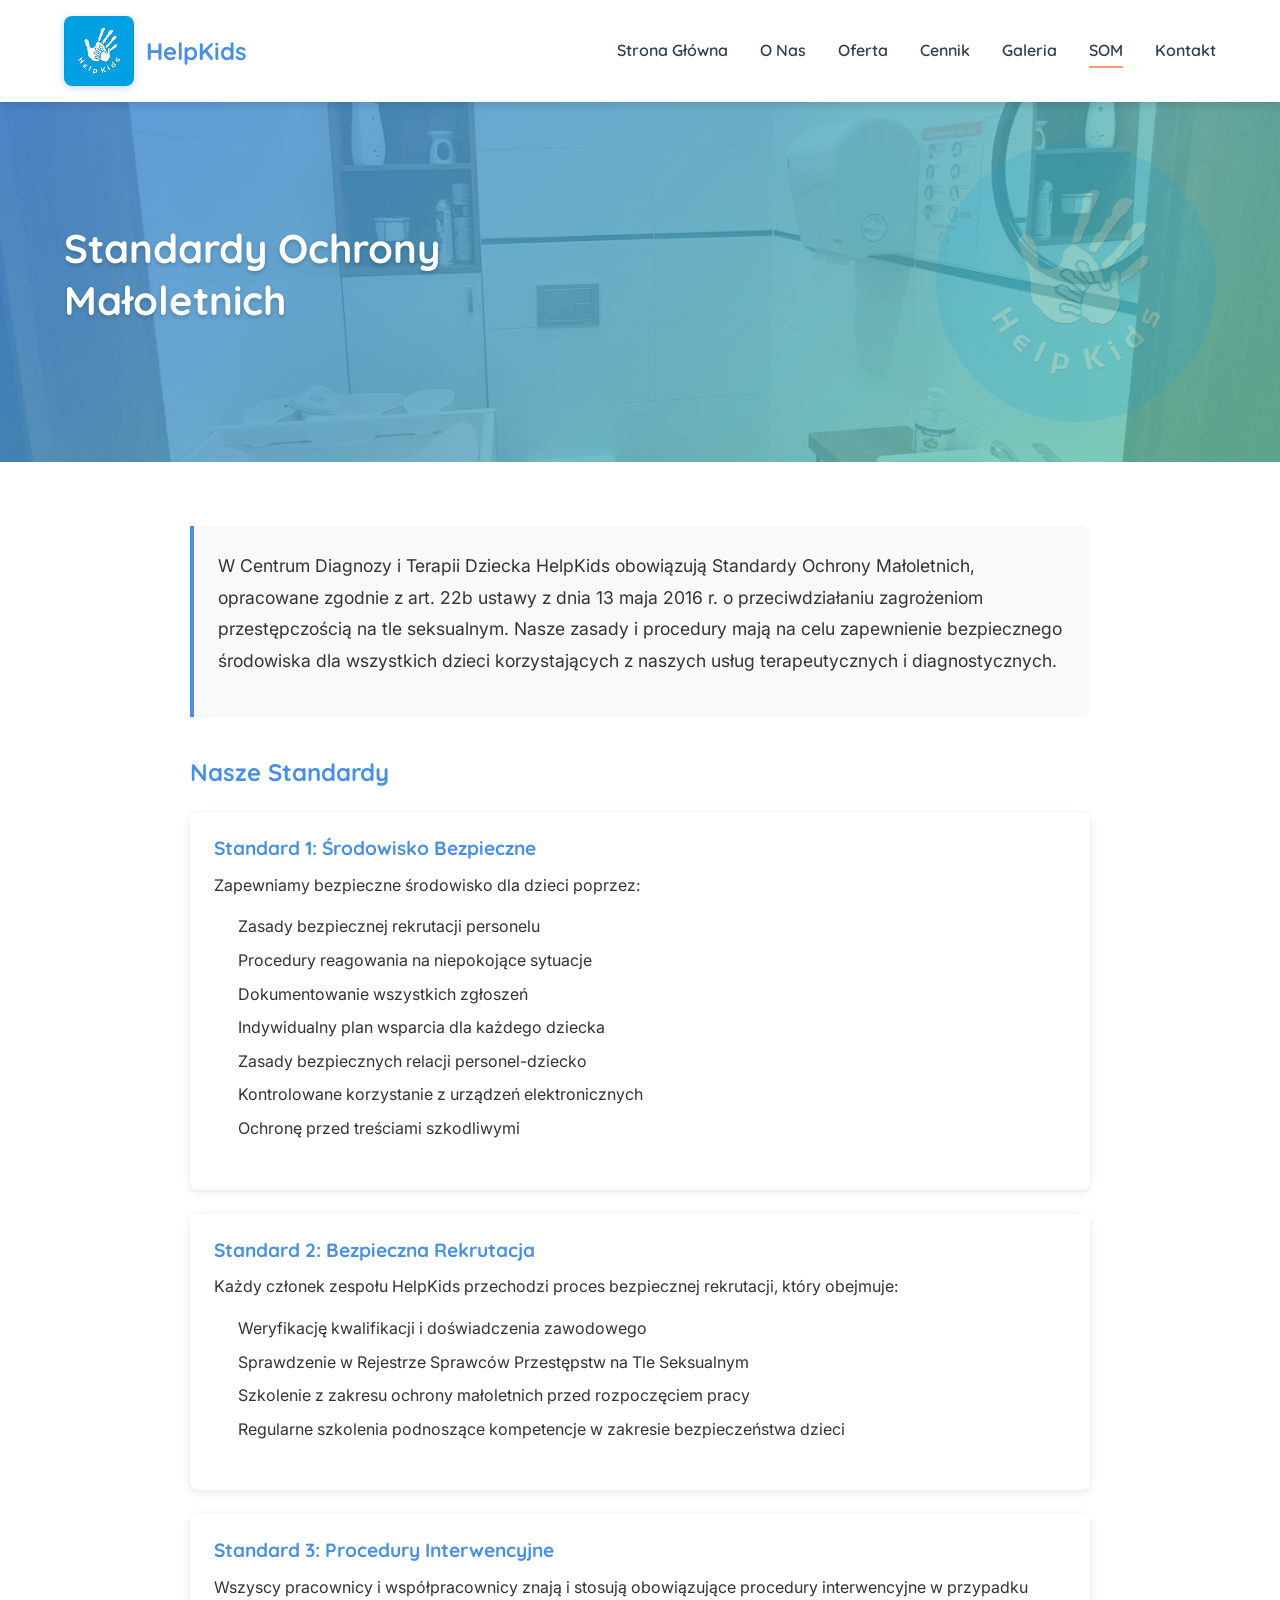
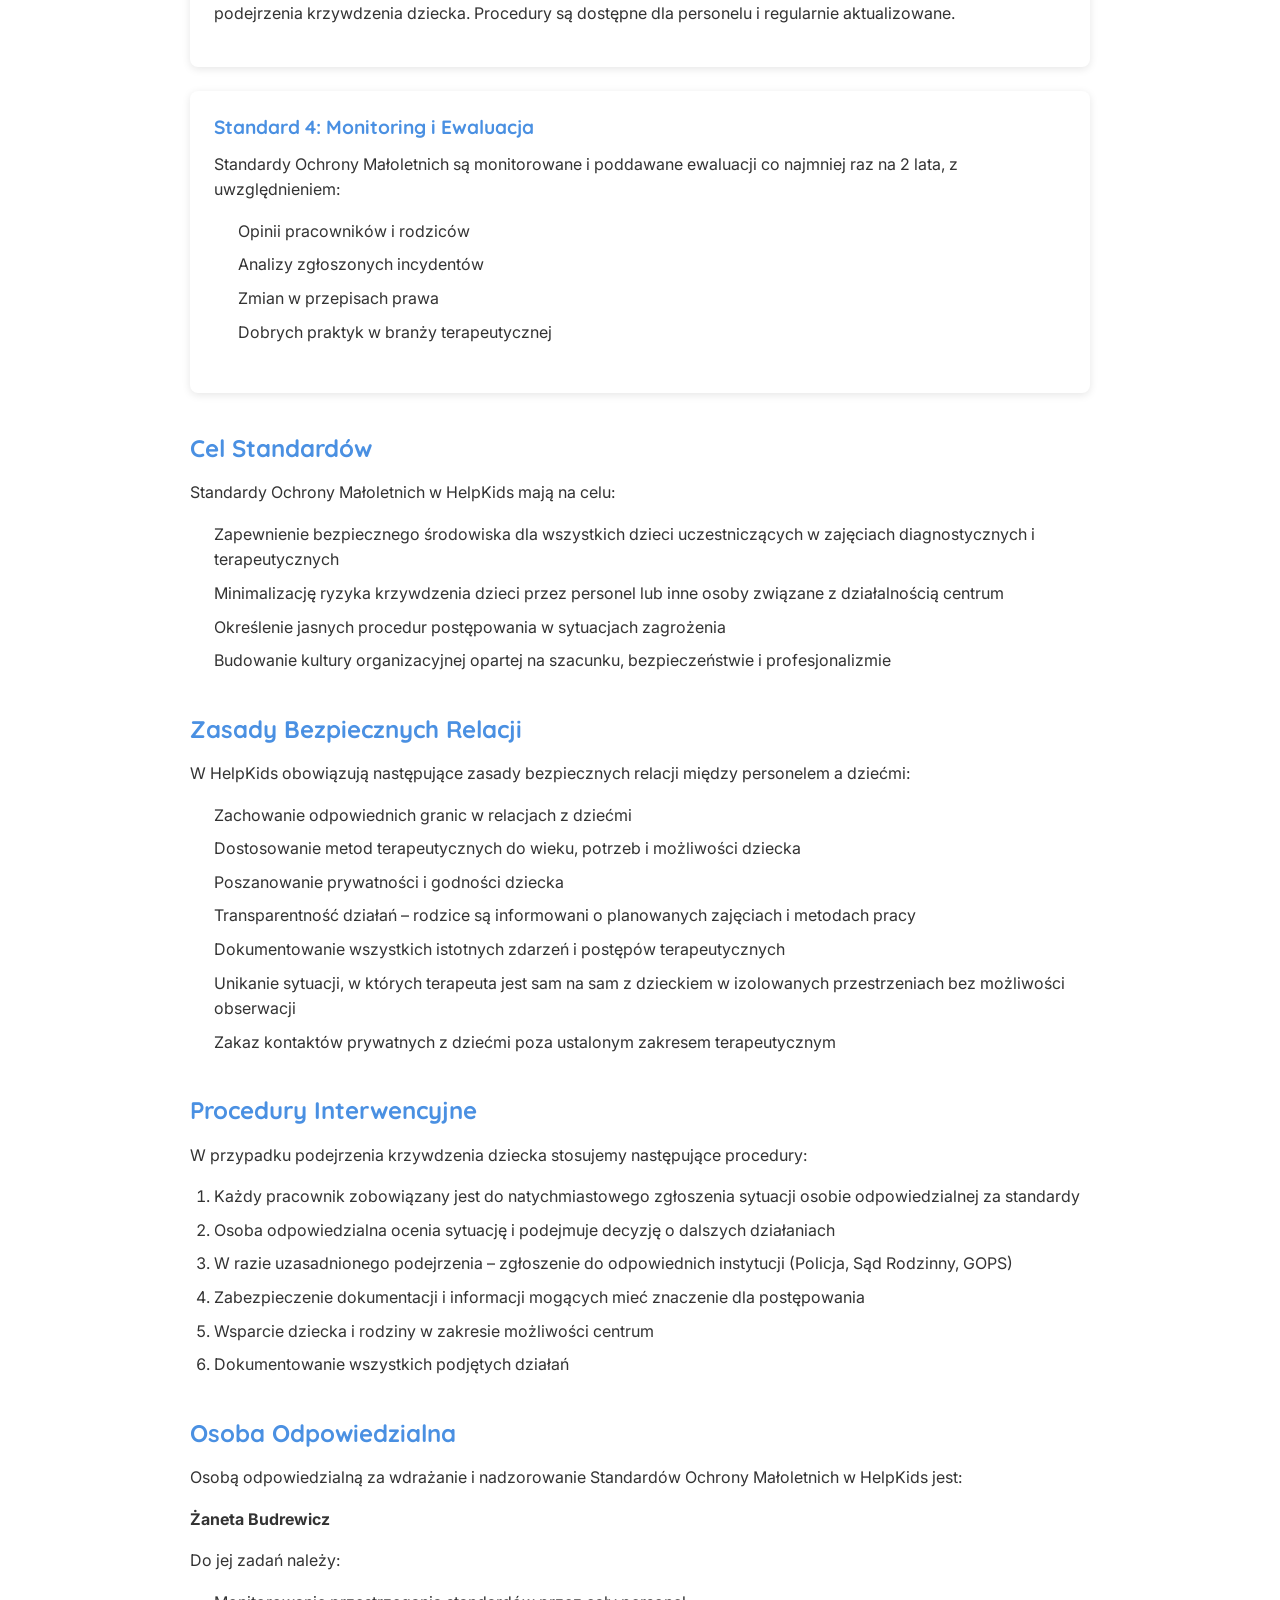
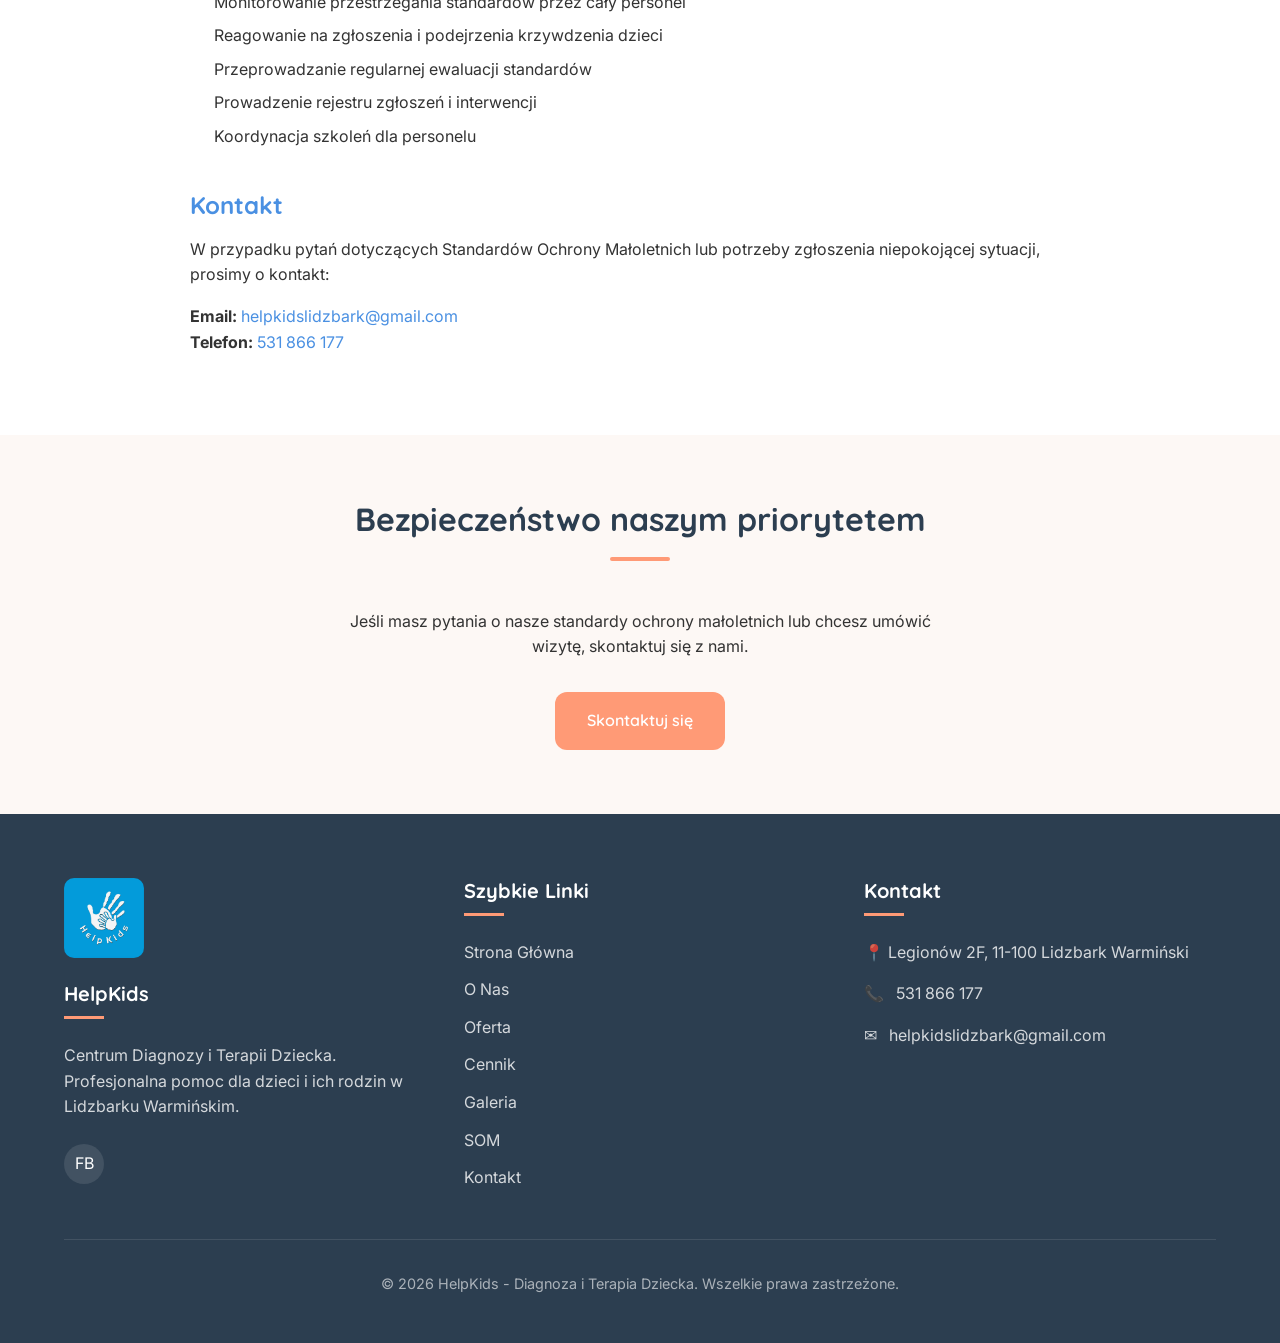
<file: som.html>
<!DOCTYPE html>
<html lang="pl">
<head>
  <meta charset="UTF-8">
  <meta name="viewport" content="width=device-width, initial-scale=1.0">
  <meta name="description" content="Standardy Ochrony Małoletnich w HelpKids - Zasady bezpiecznej terapii i opieki nad dziećmi.">
  <title>Standardy Ochrony Małoletnich - HelpKids</title>
  <link rel="preconnect" href="https://fonts.googleapis.com">
  <link rel="preconnect" href="https://fonts.gstatic.com" crossorigin>
  <link href="https://fonts.googleapis.com/css2?family=Inter:wght@400;500;600&family=Quicksand:wght@500;600;700&display=swap" rel="stylesheet">
  <link rel="stylesheet" href="css/style.css">
</head>
<body>
  <!-- Header -->
  <header class="header">
    <div class="container">
      <div class="header__inner">
        <a href="index.html" class="logo">
          <img src="assets/logo/HELPKIDS.jpg" alt="HelpKids Logo" class="logo__img">
          <span class="logo__text">HelpKids</span>
        </a>
        <nav>
          <input type="checkbox" id="nav-toggle" class="nav__toggle">
          <label for="nav-toggle" class="nav__toggle-label"><span></span></label>
          <ul class="nav__menu">
            <li><a href="index.html" class="nav__link">Strona Główna</a></li>
            <li><a href="onas.html" class="nav__link">O Nas</a></li>
            <li><a href="oferta.html" class="nav__link">Oferta</a></li>
            <li><a href="cennik.html" class="nav__link">Cennik</a></li>
            <li><a href="galeria.html" class="nav__link">Galeria</a></li>
            <li><a href="som.html" class="nav__link nav__link--active">SOM</a></li>
            <li><a href="kontakt.html" class="nav__link">Kontakt</a></li>
          </ul>
        </nav>
      </div>
    </div>
  </header>

  <!-- Hero Section -->
  <section class="hero hero--small" style="background-image: url('assets/images/gallery/20231022_114624.jpg');">
    <div class="container">
      <div class="hero__content">
        <h1 class="hero__title">Standardy Ochrony Małoletnich</h1>
      </div>
    </div>
  </section>

  <!-- SOM Content -->
  <section class="section">
    <div class="container">
      <div class="som-content">
        <div class="som-intro">
          <p>W Centrum Diagnozy i Terapii Dziecka HelpKids obowiązują Standardy Ochrony Małoletnich, opracowane zgodnie z art. 22b ustawy z dnia 13 maja 2016 r. o przeciwdziałaniu zagrożeniom przestępczością na tle seksualnym. Nasze zasady i procedury mają na celu zapewnienie bezpiecznego środowiska dla wszystkich dzieci korzystających z naszych usług terapeutycznych i diagnostycznych.</p>
        </div>

        <h2>Nasze Standardy</h2>
        <div class="som-standards">
          <div class="som-standard">
            <h3>Standard 1: Środowisko Bezpieczne</h3>
            <p>Zapewniamy bezpieczne środowisko dla dzieci poprzez:</p>
            <ul>
              <li>Zasady bezpiecznej rekrutacji personelu</li>
              <li>Procedury reagowania na niepokojące sytuacje</li>
              <li>Dokumentowanie wszystkich zgłoszeń</li>
              <li>Indywidualny plan wsparcia dla każdego dziecka</li>
              <li>Zasady bezpiecznych relacji personel-dziecko</li>
              <li>Kontrolowane korzystanie z urządzeń elektronicznych</li>
              <li>Ochronę przed treściami szkodliwymi</li>
            </ul>
          </div>

          <div class="som-standard">
            <h3>Standard 2: Bezpieczna Rekrutacja</h3>
            <p>Każdy członek zespołu HelpKids przechodzi proces bezpiecznej rekrutacji, który obejmuje:</p>
            <ul>
              <li>Weryfikację kwalifikacji i doświadczenia zawodowego</li>
              <li>Sprawdzenie w Rejestrze Sprawców Przestępstw na Tle Seksualnym</li>
              <li>Szkolenie z zakresu ochrony małoletnich przed rozpoczęciem pracy</li>
              <li>Regularne szkolenia podnoszące kompetencje w zakresie bezpieczeństwa dzieci</li>
            </ul>
          </div>

          <div class="som-standard">
            <h3>Standard 3: Procedury Interwencyjne</h3>
            <p>Wszyscy pracownicy i współpracownicy znają i stosują obowiązujące procedury interwencyjne w przypadku podejrzenia krzywdzenia dziecka. Procedury są dostępne dla personelu i regularnie aktualizowane.</p>
          </div>

          <div class="som-standard">
            <h3>Standard 4: Monitoring i Ewaluacja</h3>
            <p>Standardy Ochrony Małoletnich są monitorowane i poddawane ewaluacji co najmniej raz na 2 lata, z uwzględnieniem:</p>
            <ul>
              <li>Opinii pracowników i rodziców</li>
              <li>Analizy zgłoszonych incydentów</li>
              <li>Zmian w przepisach prawa</li>
              <li>Dobrych praktyk w branży terapeutycznej</li>
            </ul>
          </div>
        </div>

        <h2>Cel Standardów</h2>
        <p>Standardy Ochrony Małoletnich w HelpKids mają na celu:</p>
        <ul>
          <li>Zapewnienie bezpiecznego środowiska dla wszystkich dzieci uczestniczących w zajęciach diagnostycznych i terapeutycznych</li>
          <li>Minimalizację ryzyka krzywdzenia dzieci przez personel lub inne osoby związane z działalnością centrum</li>
          <li>Określenie jasnych procedur postępowania w sytuacjach zagrożenia</li>
          <li>Budowanie kultury organizacyjnej opartej na szacunku, bezpieczeństwie i profesjonalizmie</li>
        </ul>

        <h2>Zasady Bezpiecznych Relacji</h2>
        <p>W HelpKids obowiązują następujące zasady bezpiecznych relacji między personelem a dziećmi:</p>
        <ul>
          <li>Zachowanie odpowiednich granic w relacjach z dziećmi</li>
          <li>Dostosowanie metod terapeutycznych do wieku, potrzeb i możliwości dziecka</li>
          <li>Poszanowanie prywatności i godności dziecka</li>
          <li>Transparentność działań – rodzice są informowani o planowanych zajęciach i metodach pracy</li>
          <li>Dokumentowanie wszystkich istotnych zdarzeń i postępów terapeutycznych</li>
          <li>Unikanie sytuacji, w których terapeuta jest sam na sam z dzieckiem w izolowanych przestrzeniach bez możliwości obserwacji</li>
          <li>Zakaz kontaktów prywatnych z dziećmi poza ustalonym zakresem terapeutycznym</li>
        </ul>

        <h2>Procedury Interwencyjne</h2>
        <p>W przypadku podejrzenia krzywdzenia dziecka stosujemy następujące procedury:</p>
        <ol>
          <li>Każdy pracownik zobowiązany jest do natychmiastowego zgłoszenia sytuacji osobie odpowiedzialnej za standardy</li>
          <li>Osoba odpowiedzialna ocenia sytuację i podejmuje decyzję o dalszych działaniach</li>
          <li>W razie uzasadnionego podejrzenia – zgłoszenie do odpowiednich instytucji (Policja, Sąd Rodzinny, GOPS)</li>
          <li>Zabezpieczenie dokumentacji i informacji mogących mieć znaczenie dla postępowania</li>
          <li>Wsparcie dziecka i rodziny w zakresie możliwości centrum</li>
          <li>Dokumentowanie wszystkich podjętych działań</li>
        </ol>

        <h2>Osoba Odpowiedzialna</h2>
        <p>Osobą odpowiedzialną za wdrażanie i nadzorowanie Standardów Ochrony Małoletnich w HelpKids jest:</p>
        <p><strong>Żaneta Budrewicz</strong></p>
        <p>Do jej zadań należy:</p>
        <ul>
          <li>Monitorowanie przestrzegania standardów przez cały personel</li>
          <li>Reagowanie na zgłoszenia i podejrzenia krzywdzenia dzieci</li>
          <li>Przeprowadzanie regularnej ewaluacji standardów</li>
          <li>Prowadzenie rejestru zgłoszeń i interwencji</li>
          <li>Koordynacja szkoleń dla personelu</li>
        </ul>

        <h2>Kontakt</h2>
        <p>W przypadku pytań dotyczących Standardów Ochrony Małoletnich lub potrzeby zgłoszenia niepokojącej sytuacji, prosimy o kontakt:</p>
        <p>
          <strong>Email:</strong> <a href="mailto:helpkidslidzbark@gmail.com">helpkidslidzbark@gmail.com</a><br>
          <strong>Telefon:</strong> <a href="tel:+48531866177">531 866 177</a>
        </p>
      </div>
    </div>
  </section>

  <!-- CTA -->
  <section class="section section--alt">
    <div class="container text-center">
      <h2 class="section__title">Bezpieczeństwo naszym priorytetem</h2>
      <p style="max-width: 600px; margin: 0 auto 2rem;">Jeśli masz pytania o nasze standardy ochrony małoletnich lub chcesz umówić wizytę, skontaktuj się z nami.</p>
      <a href="kontakt.html" class="btn btn--primary">Skontaktuj się</a>
    </div>
  </section>

  <!-- Footer -->
  <footer class="footer">
    <div class="container">
      <div class="footer__grid">
        <div>
          <a href="index.html" class="footer__logo">
            <img src="assets/logo/HELPKIDS.jpg" alt="HelpKids Logo" class="footer__logo-img">
          </a>
          <h3 class="footer__title">HelpKids</h3>
          <p class="footer__text">Centrum Diagnozy i Terapii Dziecka. Profesjonalna pomoc dla dzieci i ich rodzin w Lidzbarku Warmińskim.</p>
          <div class="footer__social">
            <a href="https://www.facebook.com/profile.php?id=100076142580022" target="_blank" rel="noopener" aria-label="Facebook">FB</a>
          </div>
        </div>
        <div>
          <h3 class="footer__title">Szybkie Linki</h3>
          <div class="footer__links">
            <a href="index.html" class="footer__link">Strona Główna</a>
            <a href="onas.html" class="footer__link">O Nas</a>
            <a href="oferta.html" class="footer__link">Oferta</a>
            <a href="cennik.html" class="footer__link">Cennik</a>
            <a href="galeria.html" class="footer__link">Galeria</a>
            <a href="som.html" class="footer__link">SOM</a>
            <a href="kontakt.html" class="footer__link">Kontakt</a>
          </div>
        </div>
        <div>
          <h3 class="footer__title">Kontakt</h3>
          <div class="footer__contact-item">
            &#128205; Legionów 2F, 11-100 Lidzbark Warmiński
          </div>
          <div class="footer__contact-item">
            &#128222; <a href="tel:+48531866177">531 866 177</a>
          </div>
          <div class="footer__contact-item">
            &#9993; <a href="mailto:helpkidslidzbark@gmail.com">helpkidslidzbark@gmail.com</a>
          </div>
        </div>
      </div>
      <div class="footer__bottom">
        <p>&copy; 2026 HelpKids - Diagnoza i Terapia Dziecka. Wszelkie prawa zastrzeżone.</p>
      </div>
    </div>
  </footer>
</body>
</html>
</file>
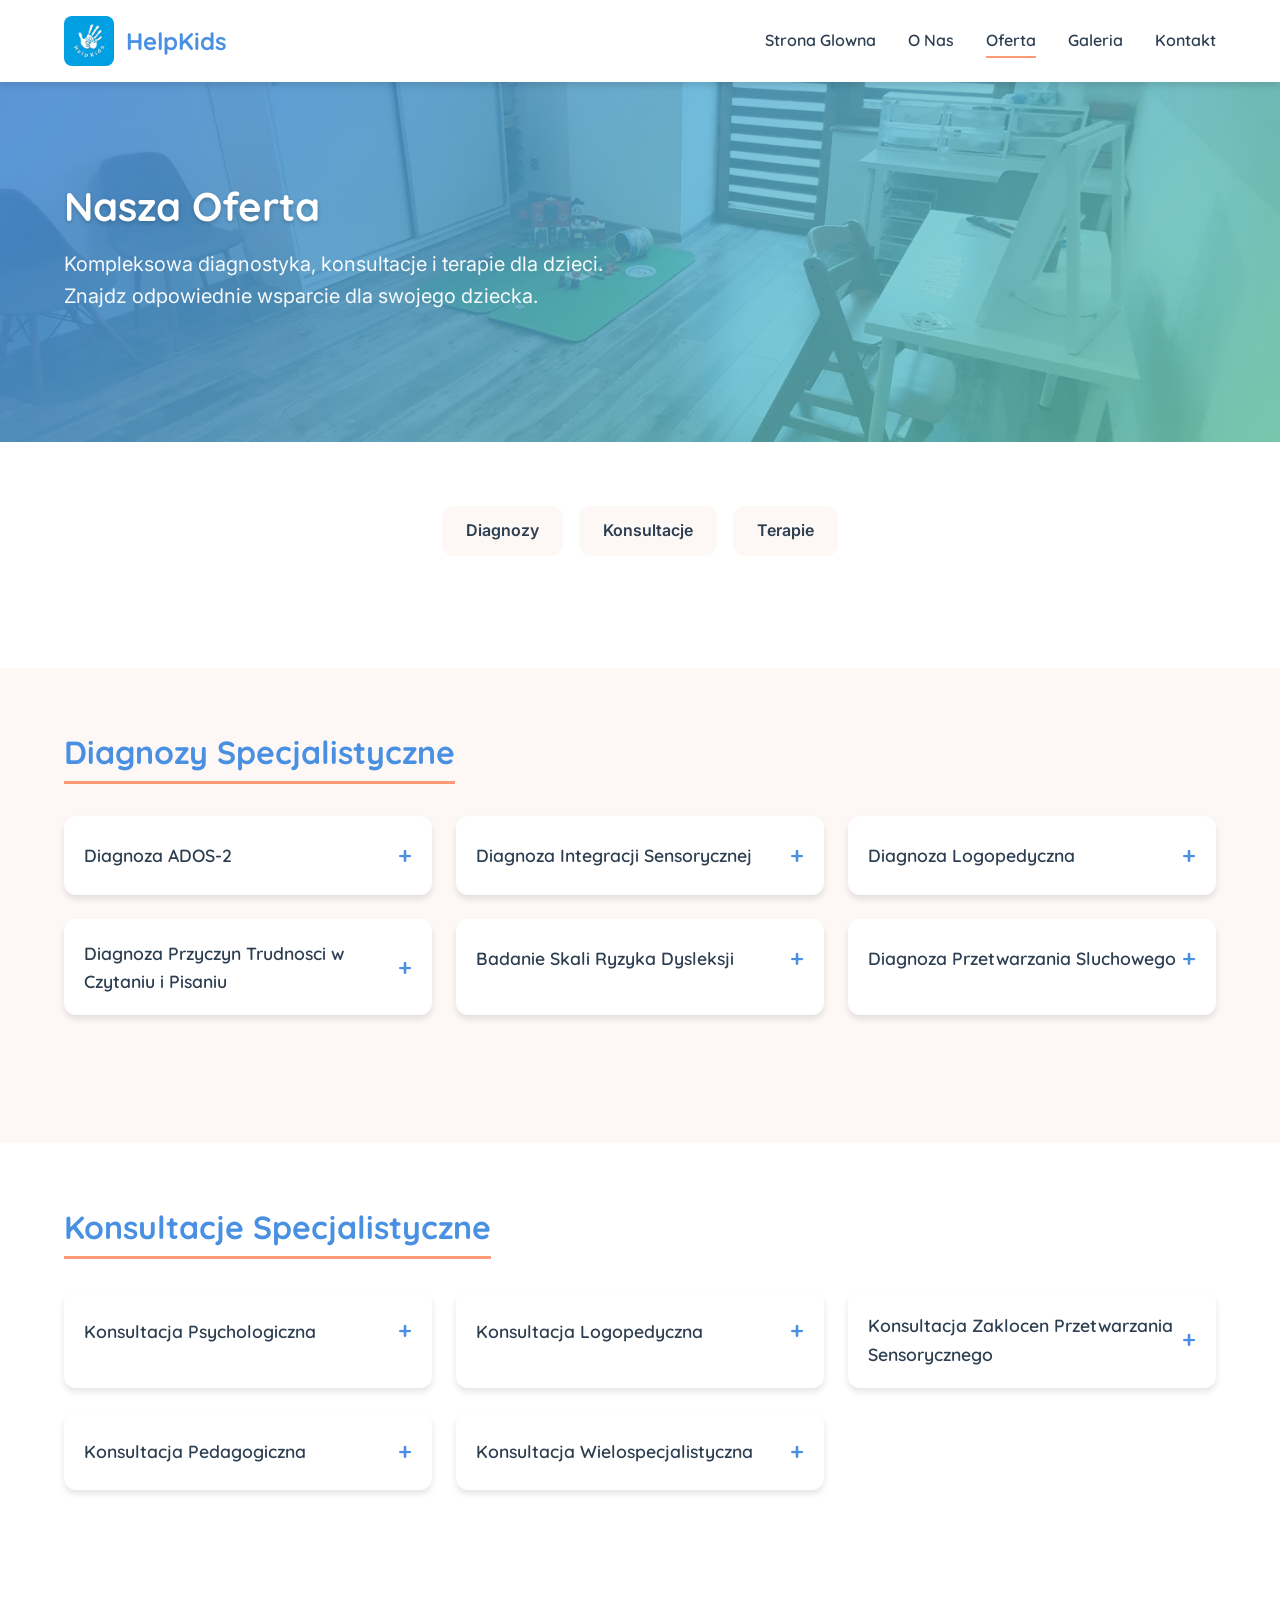
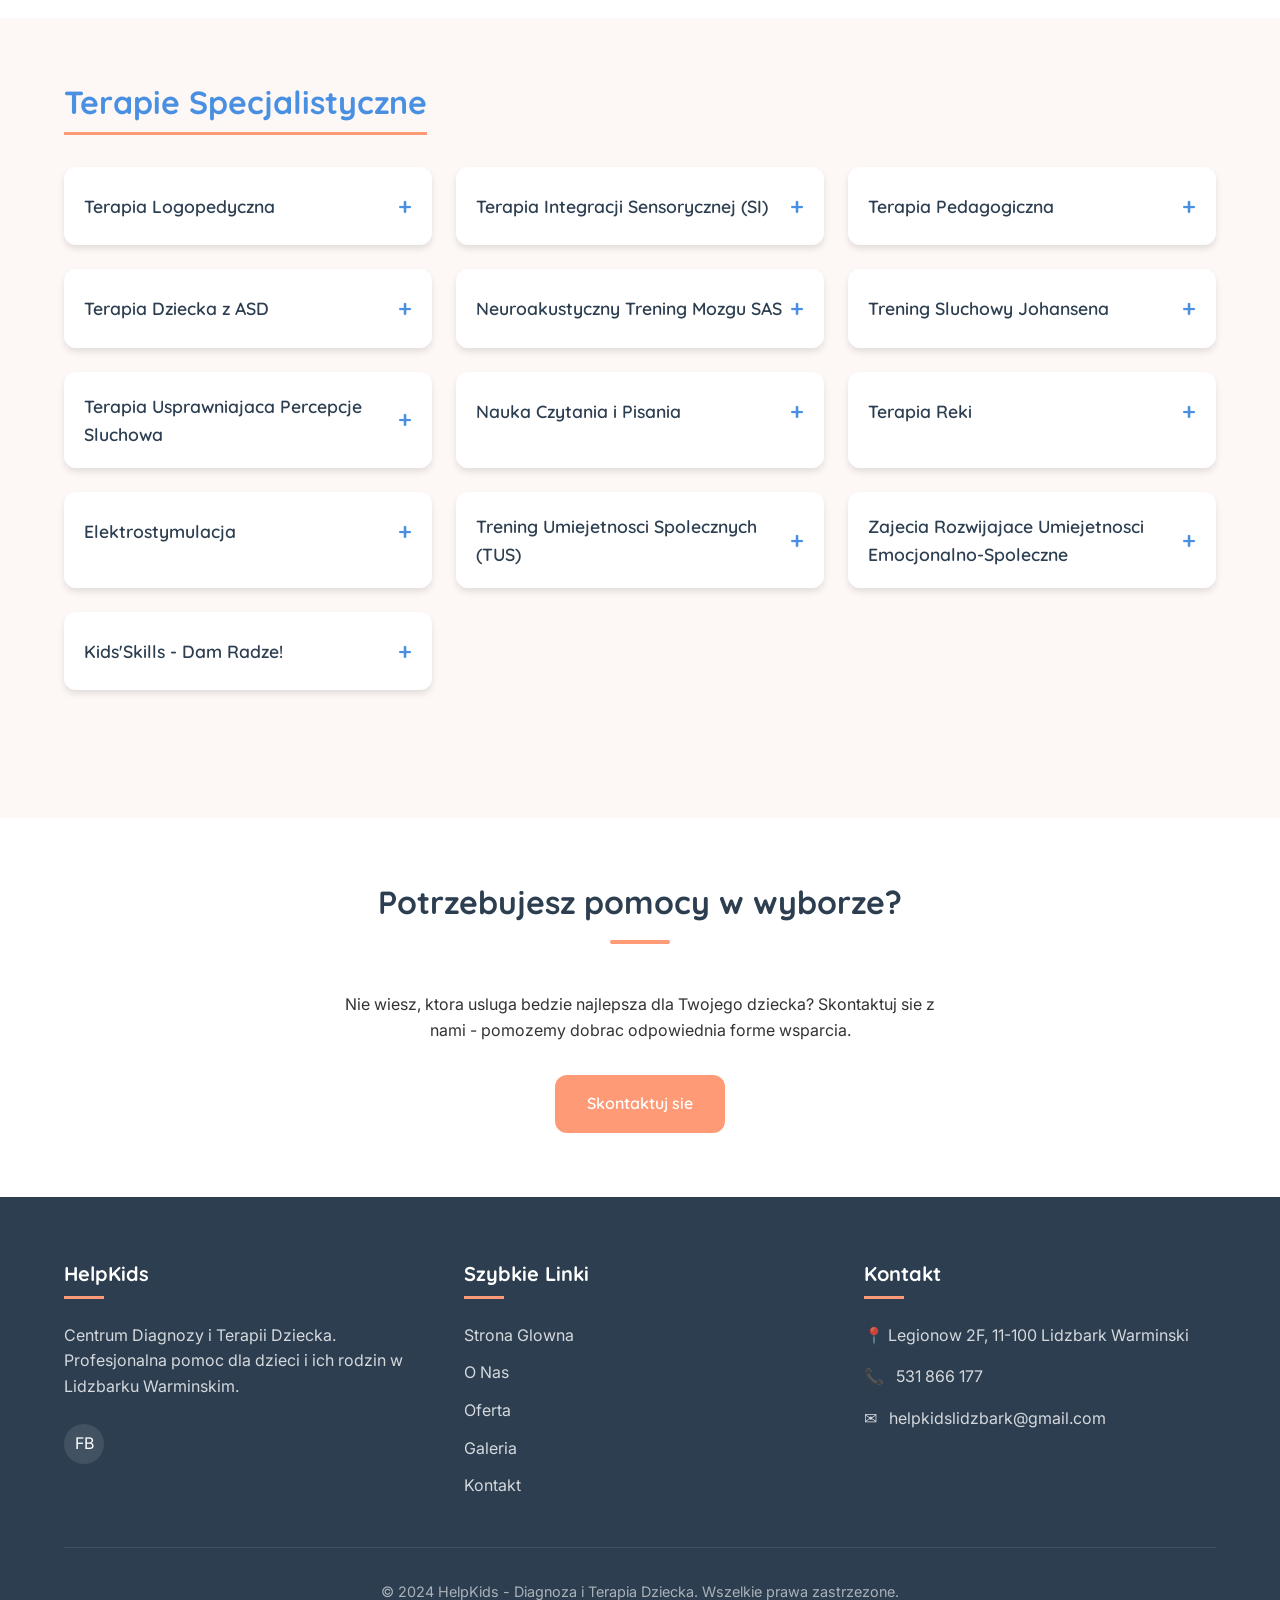
<file: helpkids/oferta.html>
<!DOCTYPE html>
<html lang="pl">
<head>
  <meta charset="UTF-8">
  <meta name="viewport" content="width=device-width, initial-scale=1.0">
  <meta name="description" content="Oferta HelpKids - diagnozy specjalistyczne, konsultacje i terapie dla dzieci. ADOS-2, SI, logopedia, psychologia, pedagogika.">
  <title>Oferta - HelpKids</title>
  <link rel="preconnect" href="https://fonts.googleapis.com">
  <link rel="preconnect" href="https://fonts.gstatic.com" crossorigin>
  <link href="https://fonts.googleapis.com/css2?family=Inter:wght@400;500;600&family=Quicksand:wght@500;600;700&display=swap" rel="stylesheet">
  <link rel="stylesheet" href="css/style.css">
</head>
<body>
  <!-- Header -->
  <header class="header">
    <div class="container">
      <div class="header__inner">
        <a href="index.html" class="logo">
          <img src="assets/logo/HELPKIDS.jpg" alt="HelpKids Logo" class="logo__img">
          <span class="logo__text">HelpKids</span>
        </a>
        <nav>
          <input type="checkbox" id="nav-toggle" class="nav__toggle">
          <label for="nav-toggle" class="nav__toggle-label"><span></span></label>
          <ul class="nav__menu">
            <li><a href="index.html" class="nav__link">Strona Glowna</a></li>
            <li><a href="onas.html" class="nav__link">O Nas</a></li>
            <li><a href="oferta.html" class="nav__link nav__link--active">Oferta</a></li>
            <li><a href="galeria.html" class="nav__link">Galeria</a></li>
            <li><a href="kontakt.html" class="nav__link">Kontakt</a></li>
          </ul>
        </nav>
      </div>
    </div>
  </header>

  <!-- Hero Section -->
  <section class="hero hero--small" style="background-image: url('assets/images/gallery/20231022_114120.jpg');">
    <div class="container">
      <div class="hero__content">
        <h1 class="hero__title">Nasza Oferta</h1>
        <p class="hero__subtitle">Kompleksowa diagnostyka, konsultacje i terapie dla dzieci. Znajdz odpowiednie wsparcie dla swojego dziecka.</p>
      </div>
    </div>
  </section>

  <!-- Nawigacja po ofercie -->
  <section class="section">
    <div class="container">
      <nav class="services-nav">
        <a href="#diagnozy" class="services-nav__link">Diagnozy</a>
        <a href="#konsultacje" class="services-nav__link">Konsultacje</a>
        <a href="#terapie" class="services-nav__link">Terapie</a>
      </nav>
    </div>
  </section>

  <!-- Diagnozy -->
  <section class="section section--alt" id="diagnozy">
    <div class="container">
      <div class="service-section">
        <h2 class="service-section__title">Diagnozy Specjalistyczne</h2>
        <div class="service-list">

          <details class="service-item">
            <summary>Diagnoza ADOS-2</summary>
            <div class="service-item__content">
              <p>ADOS-2 (Autism Diagnostic Observation Schedule) to zloty standard w diagnostyce zaburzen ze spektrum autyzmu. Polega na polstrukturalizowanej obserwacji dziecka podczas zabawy i interakcji. Diagnoza przeprowadzana jest przez certyfikowanych diagnostow.</p>
            </div>
          </details>

          <details class="service-item">
            <summary>Diagnoza Integracji Sensorycznej</summary>
            <div class="service-item__content">
              <p>Kompleksowa ocena funkcjonowania sensorycznego dziecka obejmujaca systemy: proprioceptywny, dotykowy, wzrokowy, sluchowy, smakowy, zapachowy i przedsionkowy. Diagnoza pozwala okreslic, czy dziecko wykazuje zaburzenia przetwarzania sensorycznego i jakie terapie beda dla niego odpowiednie.</p>
            </div>
          </details>

          <details class="service-item">
            <summary>Diagnoza Logopedyczna</summary>
            <div class="service-item__content">
              <p>Ocena rozwoju mowy i komunikacji dziecka. Diagnoza obejmuje badanie artykulacji, slownka, rozumienia mowy, plynnosci mowienia oraz budowy i sprawnosci aparatu artykulacyjnego. Na jej podstawie planowana jest terapia logopedyczna.</p>
            </div>
          </details>

          <details class="service-item">
            <summary>Diagnoza Przyczyn Trudnosci w Czytaniu i Pisaniu</summary>
            <div class="service-item__content">
              <p>Pedagogiczna diagnoza majaca na celu ustalenie przyczyn trudnosci szkolnych dziecka w zakresie czytania i pisania. Pozwala na wczesne wykrycie dysleksji rozwojowej i zaplanowanie odpowiedniego wsparcia.</p>
            </div>
          </details>

          <details class="service-item">
            <summary>Badanie Skali Ryzyka Dysleksji</summary>
            <div class="service-item__content">
              <p>Przesiewowe badanie pozwalajace na wczesne wykrycie ryzyka wystapienia specyficznych trudnosci w czytaniu i pisaniu. Zalecane dla dzieci w wieku przedszkolnym i wczesnoszkolnym.</p>
            </div>
          </details>

          <details class="service-item">
            <summary>Diagnoza Przetwarzania Sluchowego</summary>
            <div class="service-item__content">
              <p>Ocena centralnych procesow przetwarzania sluchowego. Diagnoza pozwala okreslic, czy dziecko ma trudnosci z rozumieniem mowy w szumie, rozroznianiem dzwiekow czy przetwarzaniem informacji sluchowych.</p>
            </div>
          </details>

        </div>
      </div>
    </div>
  </section>

  <!-- Konsultacje -->
  <section class="section" id="konsultacje">
    <div class="container">
      <div class="service-section">
        <h2 class="service-section__title">Konsultacje Specjalistyczne</h2>
        <div class="service-list">

          <details class="service-item">
            <summary>Konsultacja Psychologiczna</summary>
            <div class="service-item__content">
              <p>Konsultacja przebiega w dwoch etapach. Pierwszym jest spotkanie z rodzicami ze szczegolowym wywiadem dotyczacym funkcjonowania dziecka. Drugim etapem jest spotkanie z dzieckiem w atmosferze bezpieczenstwa i zabawy. Po spotkaniach rodzic otrzymuje informacje zwrotna oraz zalecenia do dalszej pracy.</p>
              <p><strong>Kiedy warto sie zglosic?</strong></p>
              <ul style="list-style: disc; margin-left: 1.5rem; margin-bottom: 1rem;">
                <li>Dziecko wolniej sie rozwija, rozwoj poznawczy jest nieharmonijny</li>
                <li>Trudnosci emocjonalne (emocje nieadekwatne do sytuacji)</li>
                <li>Nieprawidlowosci w zachowaniu (wybuchy placzu, gniewu, agresja)</li>
                <li>Trudnosci w funkcjonowaniu spolecznym</li>
                <li>Trudna sytuacja zyciowa (rozwod, smierc bliskiej osoby, trauma)</li>
              </ul>
              <span class="service-item__price">400 zl (2 spotkania po 60 min)</span>
            </div>
          </details>

          <details class="service-item">
            <summary>Konsultacja Logopedyczna</summary>
            <div class="service-item__content">
              <p>Spotkanie z logopeda majace na celu wstepna ocene rozwoju mowy dziecka. Konsultacja obejmuje wywiad z rodzicami oraz obserwacje dziecka. Na jej podstawie planowane sa dalsze dzialania diagnostyczne lub terapeutyczne.</p>
            </div>
          </details>

          <details class="service-item">
            <summary>Konsultacja Zaklocen Przetwarzania Sensorycznego</summary>
            <div class="service-item__content">
              <p>Spotkanie z teraputa SI majace na celu wstepna ocene funkcjonowania sensorycznego dziecka. Na podstawie wywiadu i obserwacji terapeuta okresla, czy wskazana jest pelna diagnoza integracji sensorycznej.</p>
            </div>
          </details>

          <details class="service-item">
            <summary>Konsultacja Pedagogiczna</summary>
            <div class="service-item__content">
              <p>Konsultacja dla rodzicow dzieci z trudnosciami szkolnymi. Pedagog analizuje problem i proponuje strategie wsparcia dziecka w nauce. Moze byc wstepem do pelnej diagnozy pedagogicznej.</p>
            </div>
          </details>

          <details class="service-item">
            <summary>Konsultacja Wielospecjalistyczna</summary>
            <div class="service-item__content">
              <p>Konsultacja z udzialem kilku specjalistow (np. psychologa, logopedy, terapeuty SI) pozwalajaca na kompleksowa ocene funkcjonowania dziecka i wypracowanie spojnego planu terapeutycznego.</p>
            </div>
          </details>

        </div>
      </div>
    </div>
  </section>

  <!-- Terapie -->
  <section class="section section--alt" id="terapie">
    <div class="container">
      <div class="service-section">
        <h2 class="service-section__title">Terapie Specjalistyczne</h2>
        <div class="service-list">

          <details class="service-item">
            <summary>Terapia Logopedyczna</summary>
            <div class="service-item__content">
              <p>Terapia logopedyczna obejmuje usuwanie zaburzen mowy, wad wymowy, przywracanie mowy utraconej oraz stymulowanie jej rozwoju. Zakres dzialan obejmuje diagnozowanie, profilaktyke i eliminowanie problemow jezykowych, komunikacyjnych i rozwojowych. Wazna jest systematyczna praca w domu i wspolpraca z rodzicami.</p>
            </div>
          </details>

          <details class="service-item">
            <summary>Terapia Integracji Sensorycznej (SI)</summary>
            <div class="service-item__content">
              <p>Terapia SI wspiera prawidlowe przetwarzanie bodzow zmyslowych. Zalecana gdy: rozwoj zmyslowy/ruchowy niepokoi rodzicow, dziecko wykazuje nadwrazliwosc na dotyk lub ruch, ma trudnosci z koncentracja, problemy z rownowaga, oslabiete umiejetnosci motoryczne lub opozniony rozwoj mowy.</p>
              <p>Moze wspolwystepowac z autyzmem, ADHD, zespolem Downa, FAS czy niepelnosprawnoscia intelektualna.</p>
            </div>
          </details>

          <details class="service-item">
            <summary>Terapia Pedagogiczna</summary>
            <div class="service-item__content">
              <p>Terapia majaca na celu pokonanie trudnosci w nabywaniu umiejetnosci szkolnych. Wykorzystuje indywidualnie dobrane techniki oraz nowoczesne narzedzia (np. sluchawki Forbrain, programy komputerowe). Skierowana do dzieci z trudnosciami w funkcjach poznawczych, sluchowych, wzrokowych, czytaniu, pisaniu i mysleniu logicznym.</p>
            </div>
          </details>

          <details class="service-item">
            <summary>Terapia Dziecka z ASD</summary>
            <div class="service-item__content">
              <p>Terapia przez zabawe majaca na celu pobudzenie rozwoju emocjonalno-spolecznego, komunikacji i rozwoju poznawczego dziecka ze spektrum autyzmu. Rozwija kluczowe kompetencje: kontakt wzrokowy, reakcje na imie, nasladowanie, wspolne pole uwagi, wskazywanie palcem i zabawy na niby.</p>
            </div>
          </details>

          <details class="service-item">
            <summary>Neuroakustyczny Trening Mozgu SAS</summary>
            <div class="service-item__content">
              <p>Innowacyjna metoda stymulacji sluchowej wspomagajaca rozwoj mowy, koncentracje i procesy uczenia sie. Trening wykorzystuje specjalnie przetworzona muzyke do stymulacji osrodkowego ukladu nerwowego.</p>
            </div>
          </details>

          <details class="service-item">
            <summary>Trening Sluchowy Johansena</summary>
            <div class="service-item__content">
              <p>Indywidualnie dostosowany program sluchowy wspierajacy rozwoj mowy i percepcji sluchowej. Polega na codziennym sluchaniu specjalnie skomponowanej muzyki przez sluchawki.</p>
            </div>
          </details>

          <details class="service-item">
            <summary>Terapia Usprawniajaca Percepcje Sluchowa</summary>
            <div class="service-item__content">
              <p>Cwiczenia i techniki majace na celu poprawe przetwarzania informacji sluchowych, co przekada sie na lepsza koncentracje, rozumienie mowy i wyniki w nauce.</p>
            </div>
          </details>

          <details class="service-item">
            <summary>Nauka Czytania i Pisania</summary>
            <div class="service-item__content">
              <p>Zajecia dla dzieci z trudnosciami w opanowaniu umiejetnosci czytania i pisania. Wykorzystujemy sprawdzone metody, w tym Metode 18 Struktur Wyrazowych oraz Metode Symultaniczno-Sekwencyjna (Metoda Krakowska).</p>
            </div>
          </details>

          <details class="service-item">
            <summary>Terapia Reki</summary>
            <div class="service-item__content">
              <p>Terapia wspomagajaca rozwoj motoryki malej, koordynacji oko-reka i umiejetnosci grafomotorycznych. Polecana dla dzieci z trudnosciami w pisaniu, rysowaniu i wykonywaniu precyzyjnych czynnosci manualnych.</p>
            </div>
          </details>

          <details class="service-item">
            <summary>Elektrostymulacja</summary>
            <div class="service-item__content">
              <p>Innowacyjna metoda terapeutyczna wykorzystujaca lagodne impulsy elektryczne do stymulacji miesni twarzy i aparatu artykulacyjnego. Wspomaga terapie logopedyczna i prace nad artykulacja.</p>
            </div>
          </details>

          <details class="service-item">
            <summary>Trening Umiejetnosci Spolecznych (TUS)</summary>
            <div class="service-item__content">
              <p>Zajecia grupowe uczace dzieci umiejetnosci spolecznych: nawiazywania kontaktow, wspolpracy, radzenia sobie z emocjami, rozwiazywania konfliktow. Idealne dla dzieci z trudnosciami w relacjach rowiesniczych.</p>
            </div>
          </details>

          <details class="service-item">
            <summary>Zajecia Rozwijajace Umiejetnosci Emocjonalno-Spoleczne</summary>
            <div class="service-item__content">
              <p>Program wspierajacy rozwoj inteligencji emocjonalnej dziecka. Uczymy rozpoznawania i nazywania emocji, radzenia sobie z trudnymi uczuciami oraz budowania pozytywnych relacji.</p>
            </div>
          </details>

          <details class="service-item">
            <summary>Kids'Skills - Dam Radze!</summary>
            <div class="service-item__content">
              <p>Finska metoda terapeutyczna uczaca dzieci nowych umiejetnosci przez pozytywne wzmacnianie. Program "Dam Radze!" i "Jestem z Ciebie Dumny!" pomaga dzieciom pokonywac trudnosci i budowac poczucie wlasnej wartosci.</p>
            </div>
          </details>

        </div>
      </div>
    </div>
  </section>

  <!-- CTA -->
  <section class="section">
    <div class="container text-center">
      <h2 class="section__title">Potrzebujesz pomocy w wyborze?</h2>
      <p style="max-width: 600px; margin: 0 auto 2rem;">Nie wiesz, ktora usluga bedzie najlepsza dla Twojego dziecka? Skontaktuj sie z nami - pomozemy dobrac odpowiednia forme wsparcia.</p>
      <a href="kontakt.html" class="btn btn--primary">Skontaktuj sie</a>
    </div>
  </section>

  <!-- Footer -->
  <footer class="footer">
    <div class="container">
      <div class="footer__grid">
        <div>
          <h3 class="footer__title">HelpKids</h3>
          <p class="footer__text">Centrum Diagnozy i Terapii Dziecka. Profesjonalna pomoc dla dzieci i ich rodzin w Lidzbarku Warminskim.</p>
          <div class="footer__social">
            <a href="https://www.facebook.com/profile.php?id=100076142580022" target="_blank" rel="noopener" aria-label="Facebook">FB</a>
          </div>
        </div>
        <div>
          <h3 class="footer__title">Szybkie Linki</h3>
          <div class="footer__links">
            <a href="index.html" class="footer__link">Strona Glowna</a>
            <a href="onas.html" class="footer__link">O Nas</a>
            <a href="oferta.html" class="footer__link">Oferta</a>
            <a href="galeria.html" class="footer__link">Galeria</a>
            <a href="kontakt.html" class="footer__link">Kontakt</a>
          </div>
        </div>
        <div>
          <h3 class="footer__title">Kontakt</h3>
          <div class="footer__contact-item">
            &#128205; Legionow 2F, 11-100 Lidzbark Warminski
          </div>
          <div class="footer__contact-item">
            &#128222; <a href="tel:+48531866177">531 866 177</a>
          </div>
          <div class="footer__contact-item">
            &#9993; <a href="mailto:helpkidslidzbark@gmail.com">helpkidslidzbark@gmail.com</a>
          </div>
        </div>
      </div>
      <div class="footer__bottom">
        <p>&copy; 2024 HelpKids - Diagnoza i Terapia Dziecka. Wszelkie prawa zastrzezone.</p>
      </div>
    </div>
  </footer>
</body>
</html>
</file>
<file: css/style.css>
/* ========================================
   HelpKids - Centrum Terapii Dzieci
   Main Stylesheet
   ======================================== */

/* === CSS Variables === */
:root {
  --primary: #4A90E2;
  --primary-dark: #357ABD;
  --secondary: #FF9A76;
  --secondary-dark: #E8865F;
  --accent: #66D9B8;
  --dark: #2C3E50;
  --light-bg: #FDF8F5;
  --white: #FFFFFF;
  --text: #333333;
  --text-light: #666666;
  --shadow: 0 4px 6px rgba(0, 0, 0, 0.1);
  --shadow-hover: 0 8px 15px rgba(0, 0, 0, 0.15);
  --radius: 12px;
  --radius-lg: 20px;
  --transition: all 0.3s ease;
}

/* === Reset & Base === */
*, *::before, *::after {
  box-sizing: border-box;
  margin: 0;
  padding: 0;
}

html {
  scroll-behavior: smooth;
}

body {
  font-family: 'Inter', -apple-system, BlinkMacSystemFont, sans-serif;
  font-size: 16px;
  line-height: 1.6;
  color: var(--text);
  background-color: var(--white);
}

img {
  max-width: 100%;
  height: auto;
  display: block;
}

a {
  color: var(--primary);
  text-decoration: none;
  transition: var(--transition);
}

a:hover {
  color: var(--primary-dark);
}

ul {
  list-style: none;
}

/* === Typography === */
h1, h2, h3, h4, h5, h6 {
  font-family: 'Quicksand', sans-serif;
  font-weight: 700;
  line-height: 1.3;
  color: var(--dark);
}

h1 { font-size: 2.5rem; }
h2 { font-size: 2rem; }
h3 { font-size: 1.5rem; }
h4 { font-size: 1.25rem; }

p {
  margin-bottom: 1rem;
}

/* === Layout === */
.container {
  width: 100%;
  max-width: 1200px;
  margin: 0 auto;
  padding: 0 1.5rem;
}

.section {
  padding: 4rem 0;
}

.section--alt {
  background-color: var(--light-bg);
}

.section__title {
  text-align: center;
  margin-bottom: 3rem;
  position: relative;
}

.section__title::after {
  content: '';
  display: block;
  width: 60px;
  height: 4px;
  background: var(--secondary);
  margin: 1rem auto 0;
  border-radius: 2px;
}

/* === Header & Navigation === */
.header {
  position: sticky;
  top: 0;
  z-index: 100;
  background: var(--white);
  box-shadow: var(--shadow);
}

.header__inner {
  display: flex;
  justify-content: space-between;
  align-items: center;
  padding: 1rem 0;
}

.logo {
  display: flex;
  align-items: center;
  gap: 0.75rem;
}

.logo__img {
  height: 70px;
  width: auto;
  border-radius: 8px;
  box-shadow: 0 2px 8px rgba(74, 144, 226, 0.3);
  transition: var(--transition);
}

.logo__img:hover {
  transform: scale(1.05);
  box-shadow: 0 4px 12px rgba(74, 144, 226, 0.5);
}

.logo__text {
  font-family: 'Quicksand', sans-serif;
  font-size: 1.5rem;
  font-weight: 700;
  color: var(--primary);
}

/* Hamburger Menu (CSS-only) */
.nav__toggle {
  display: none;
}

.nav__toggle-label {
  display: none;
  cursor: pointer;
  padding: 0.5rem;
}

.nav__toggle-label span,
.nav__toggle-label span::before,
.nav__toggle-label span::after {
  display: block;
  width: 28px;
  height: 3px;
  background: var(--dark);
  border-radius: 2px;
  position: relative;
  transition: var(--transition);
}

.nav__toggle-label span::before,
.nav__toggle-label span::after {
  content: '';
  position: absolute;
}

.nav__toggle-label span::before { top: -8px; }
.nav__toggle-label span::after { top: 8px; }

.nav__menu {
  display: flex;
  gap: 2rem;
}

.nav__link {
  font-family: 'Quicksand', sans-serif;
  font-weight: 600;
  color: var(--dark);
  padding: 0.5rem 0;
  position: relative;
}

.nav__link::after {
  content: '';
  position: absolute;
  bottom: 0;
  left: 0;
  width: 0;
  height: 2px;
  background: var(--secondary);
  transition: var(--transition);
}

.nav__link:hover::after,
.nav__link--active::after {
  width: 100%;
}

.nav__link:hover {
  color: var(--primary);
}

/* === Hero Section === */
.hero {
  position: relative;
  min-height: 70vh;
  display: flex;
  align-items: center;
  background-size: cover;
  background-position: center;
  background-repeat: no-repeat;
}

.hero::before {
  content: '';
  position: absolute;
  top: 0;
  left: 0;
  right: 0;
  bottom: 0;
  background: linear-gradient(135deg, rgba(74, 144, 226, 0.85) 0%, rgba(102, 217, 184, 0.7) 100%);
}

.hero::after {
  content: '';
  position: absolute;
  top: 50%;
  right: 5%;
  transform: translateY(-50%);
  width: 280px;
  height: 280px;
  background-image: url('../assets/logo/HELPKIDS.jpg');
  background-size: contain;
  background-position: center;
  background-repeat: no-repeat;
  opacity: 0.15;
  pointer-events: none;
  border-radius: 50%;
}

.hero__content {
  position: relative;
  z-index: 1;
  color: var(--white);
  max-width: 600px;
}

.hero__title {
  font-size: 3rem;
  color: var(--white);
  margin-bottom: 1rem;
  text-shadow: 0 2px 4px rgba(0,0,0,0.2);
}

.hero__subtitle {
  font-size: 1.25rem;
  margin-bottom: 2rem;
  opacity: 0.95;
}

.hero--small {
  min-height: 40vh;
}

.hero--small .hero__title {
  font-size: 2.5rem;
}

/* === Buttons === */
.btn {
  display: inline-block;
  padding: 1rem 2rem;
  font-family: 'Quicksand', sans-serif;
  font-weight: 600;
  font-size: 1rem;
  border-radius: var(--radius);
  cursor: pointer;
  transition: var(--transition);
  border: none;
  text-align: center;
}

.btn--primary {
  background: var(--secondary);
  color: var(--white);
}

.btn--primary:hover {
  background: var(--secondary-dark);
  color: var(--white);
  transform: translateY(-2px);
  box-shadow: var(--shadow-hover);
}

.btn--outline {
  background: transparent;
  color: var(--white);
  border: 2px solid var(--white);
}

.btn--outline:hover {
  background: var(--white);
  color: var(--primary);
}

/* === Cards === */
.cards {
  display: grid;
  grid-template-columns: repeat(auto-fit, minmax(280px, 1fr));
  gap: 2rem;
}

.card {
  background: var(--white);
  border-radius: var(--radius-lg);
  padding: 2rem;
  box-shadow: var(--shadow);
  transition: var(--transition);
}

.card:hover {
  transform: translateY(-5px);
  box-shadow: var(--shadow-hover);
}

.card__icon {
  width: 60px;
  height: 60px;
  background: linear-gradient(135deg, var(--primary), var(--accent));
  border-radius: 50%;
  display: flex;
  align-items: center;
  justify-content: center;
  margin-bottom: 1.5rem;
  font-size: 1.5rem;
  color: var(--white);
}

.card__title {
  margin-bottom: 1rem;
}

.card__text {
  color: var(--text-light);
}

.card__link {
  display: inline-block;
  margin-top: 1rem;
  font-weight: 600;
  color: var(--primary);
}

.card__link:hover {
  color: var(--secondary);
}

/* === Team Cards === */
.team-grid {
  display: grid;
  grid-template-columns: repeat(auto-fit, minmax(300px, 1fr));
  gap: 2rem;
}

.team-card {
  background: var(--white);
  border-radius: var(--radius-lg);
  overflow: hidden;
  box-shadow: var(--shadow);
  transition: var(--transition);
}

.team-card:hover {
  transform: translateY(-5px);
  box-shadow: var(--shadow-hover);
}

.team-card__img {
  width: 100%;
  height: 300px;
  object-fit: cover;
  object-position: top;
}

.team-card__content {
  padding: 1.5rem;
}

.team-card__name {
  color: var(--primary);
  margin-bottom: 0.5rem;
}

.team-card__role {
  color: var(--secondary);
  font-weight: 600;
  font-size: 0.9rem;
  margin-bottom: 1rem;
}

.team-card__bio {
  color: var(--text-light);
  font-size: 0.95rem;
}

/* === Service Cards (Oferta) === */
.services-nav {
  display: flex;
  justify-content: center;
  gap: 1rem;
  flex-wrap: wrap;
  margin-bottom: 3rem;
}

.services-nav__link {
  padding: 0.75rem 1.5rem;
  background: var(--light-bg);
  border-radius: var(--radius);
  font-weight: 600;
  color: var(--dark);
}

.services-nav__link:hover {
  background: var(--primary);
  color: var(--white);
}

.service-section {
  margin-bottom: 4rem;
}

.service-section__title {
  color: var(--primary);
  margin-bottom: 2rem;
  padding-bottom: 0.5rem;
  border-bottom: 3px solid var(--secondary);
  display: inline-block;
}

.service-list {
  display: grid;
  grid-template-columns: repeat(auto-fit, minmax(320px, 1fr));
  gap: 1.5rem;
  align-items: start;
}

.service-item {
  background: var(--white);
  border-radius: var(--radius);
  box-shadow: var(--shadow);
  overflow: hidden;
}

.service-item summary {
  padding: 1.25rem;
  cursor: pointer;
  font-family: 'Quicksand', sans-serif;
  font-weight: 600;
  font-size: 1.1rem;
  color: var(--dark);
  display: flex;
  justify-content: space-between;
  align-items: center;
  transition: var(--transition);
}

.service-item summary:hover {
  background: var(--light-bg);
}

.service-item summary::marker {
  display: none;
}

.service-item summary::-webkit-details-marker {
  display: none;
}

.service-item summary::after {
  content: '+';
  font-size: 1.5rem;
  color: var(--primary);
  transition: var(--transition);
}

.service-item[open] summary::after {
  transform: rotate(45deg);
}

.service-item__content {
  padding: 0 1.25rem 1.25rem;
  color: var(--text-light);
  line-height: 1.7;
}

.service-item__price {
  display: inline-block;
  background: var(--accent);
  color: var(--dark);
  padding: 0.25rem 0.75rem;
  border-radius: var(--radius);
  font-weight: 600;
  margin-top: 0.5rem;
}

/* === Gallery === */
.gallery {
  display: grid;
  grid-template-columns: repeat(auto-fill, minmax(280px, 1fr));
  gap: 1rem;
}

.gallery__item {
  position: relative;
  overflow: hidden;
  border-radius: var(--radius);
  aspect-ratio: 4/3;
}

.gallery__img {
  width: 100%;
  height: 100%;
  object-fit: cover;
  transition: var(--transition);
}

.gallery__item:hover .gallery__img {
  transform: scale(1.05);
}

.gallery__overlay {
  position: absolute;
  top: 0;
  left: 0;
  right: 0;
  bottom: 0;
  background: rgba(74, 144, 226, 0.8);
  display: flex;
  align-items: center;
  justify-content: center;
  opacity: 0;
  transition: var(--transition);
}

.gallery__item:hover .gallery__overlay {
  opacity: 1;
}

.gallery__overlay span {
  color: var(--white);
  font-size: 2rem;
}

/* === Contact Section === */
.contact-grid {
  display: grid;
  grid-template-columns: repeat(auto-fit, minmax(300px, 1fr));
  gap: 3rem;
}

.contact-info {
  background: var(--white);
  padding: 2rem;
  border-radius: var(--radius-lg);
  box-shadow: var(--shadow);
}

.contact-info__item {
  display: flex;
  align-items: flex-start;
  gap: 1rem;
  margin-bottom: 1.5rem;
}

.contact-info__icon {
  width: 50px;
  height: 50px;
  background: linear-gradient(135deg, var(--primary), var(--accent));
  border-radius: 50%;
  display: flex;
  align-items: center;
  justify-content: center;
  color: var(--white);
  font-size: 1.25rem;
  flex-shrink: 0;
}

.contact-info__label {
  font-weight: 600;
  color: var(--dark);
  margin-bottom: 0.25rem;
}

.contact-info__value {
  color: var(--text-light);
}

.contact-info__value a {
  color: var(--primary);
}

.contact-map {
  border-radius: var(--radius-lg);
  overflow: hidden;
  box-shadow: var(--shadow);
  min-height: 300px;
}

.contact-map iframe {
  width: 100%;
  height: 100%;
  min-height: 300px;
  border: none;
}

.contact-images {
  display: grid;
  grid-template-columns: repeat(2, 1fr);
  gap: 1rem;
  margin-top: 2rem;
}

.contact-images img {
  border-radius: var(--radius);
  width: 100%;
  height: 200px;
  object-fit: cover;
}

/* === Contact Form === */
.contact-form-wrapper {
  max-width: 600px;
  margin: 0 auto;
}

.contact-form {
  background: var(--white);
  padding: 2rem;
  border-radius: var(--radius-lg);
  box-shadow: var(--shadow);
}

.form-group {
  margin-bottom: 1.5rem;
}

.form-group label {
  display: block;
  margin-bottom: 0.5rem;
  font-weight: 500;
  color: var(--text);
}

.form-group input,
.form-group textarea {
  width: 100%;
  padding: 0.75rem 1rem;
  border: 1px solid #ddd;
  border-radius: var(--radius);
  font-family: inherit;
  font-size: 1rem;
  transition: border-color 0.2s;
}

.form-group input:focus,
.form-group textarea:focus {
  outline: none;
  border-color: var(--primary);
  box-shadow: 0 0 0 3px rgba(74, 144, 226, 0.1);
}

.form-group textarea {
  resize: vertical;
  min-height: 120px;
}

.contact-form .btn {
  width: 100%;
}

/* === Features === */
.features {
  display: grid;
  grid-template-columns: repeat(auto-fit, minmax(250px, 1fr));
  gap: 2rem;
}

.feature {
  text-align: center;
  padding: 2rem;
}

.feature__icon {
  width: 80px;
  height: 80px;
  margin: 0 auto 1.5rem;
  background: var(--light-bg);
  border-radius: 50%;
  display: flex;
  align-items: center;
  justify-content: center;
  font-size: 2rem;
}

.feature__title {
  margin-bottom: 0.75rem;
}

.feature__text {
  color: var(--text-light);
}

/* === Footer === */
.footer {
  background: var(--dark);
  color: var(--white);
  padding: 4rem 0 2rem;
}

.footer__logo {
  display: inline-block;
  margin-bottom: 1rem;
}

.footer__logo-img {
  height: 80px;
  width: auto;
  border-radius: 10px;
  opacity: 0.95;
  transition: var(--transition);
}

.footer__logo-img:hover {
  opacity: 1;
  transform: scale(1.05);
}

.footer__grid {
  display: grid;
  grid-template-columns: repeat(auto-fit, minmax(250px, 1fr));
  gap: 3rem;
  margin-bottom: 3rem;
}

.footer__title {
  color: var(--white);
  font-size: 1.25rem;
  margin-bottom: 1.5rem;
  position: relative;
  padding-bottom: 0.75rem;
}

.footer__title::after {
  content: '';
  position: absolute;
  bottom: 0;
  left: 0;
  width: 40px;
  height: 3px;
  background: var(--secondary);
}

.footer__text {
  color: rgba(255, 255, 255, 0.8);
  margin-bottom: 1rem;
}

.footer__links {
  display: flex;
  flex-direction: column;
  gap: 0.75rem;
}

.footer__link {
  color: rgba(255, 255, 255, 0.8);
}

.footer__link:hover {
  color: var(--secondary);
}

.footer__contact-item {
  display: flex;
  align-items: center;
  gap: 0.75rem;
  margin-bottom: 1rem;
  color: rgba(255, 255, 255, 0.8);
}

.footer__contact-item a {
  color: rgba(255, 255, 255, 0.8);
}

.footer__contact-item a:hover {
  color: var(--secondary);
}

.footer__social {
  display: flex;
  gap: 1rem;
  margin-top: 1.5rem;
}

.footer__social a {
  width: 40px;
  height: 40px;
  background: rgba(255, 255, 255, 0.1);
  border-radius: 50%;
  display: flex;
  align-items: center;
  justify-content: center;
  color: var(--white);
  transition: var(--transition);
}

.footer__social a:hover {
  background: var(--secondary);
}

.footer__bottom {
  border-top: 1px solid rgba(255, 255, 255, 0.1);
  padding-top: 2rem;
  text-align: center;
  color: rgba(255, 255, 255, 0.6);
  font-size: 0.9rem;
}

/* === Responsive === */
@media (max-width: 850px) {
  h1 { font-size: 2rem; }
  h2 { font-size: 1.75rem; }

  .hero__title {
    font-size: 2.25rem;
  }

  .hero--small .hero__title {
    font-size: 2rem;
  }

  .hero::after {
    width: 200px;
    height: 200px;
    right: 2%;
  }

  .logo__img {
    height: 60px;
  }

  .section {
    padding: 3rem 0;
  }

  .nav__toggle-label {
    display: block;
  }

  .nav__menu {
    position: absolute;
    top: 100%;
    left: 0;
    right: 0;
    background: var(--white);
    flex-direction: column;
    gap: 0;
    padding: 1rem;
    box-shadow: var(--shadow);
    display: none;
  }

  .nav__toggle:checked ~ .nav__menu {
    display: flex;
  }

  .nav__toggle:checked ~ .nav__toggle-label span {
    background: transparent;
  }

  .nav__toggle:checked ~ .nav__toggle-label span::before {
    top: 0;
    transform: rotate(45deg);
  }

  .nav__toggle:checked ~ .nav__toggle-label span::after {
    top: 0;
    transform: rotate(-45deg);
  }

  .nav__link {
    padding: 1rem;
    border-bottom: 1px solid var(--light-bg);
  }
}

@media (max-width: 550px) {
  .container {
    padding: 0 1rem;
  }

  h1 { font-size: 1.75rem; }
  h2 { font-size: 1.5rem; }
  h3 { font-size: 1.25rem; }

  .hero {
    min-height: 60vh;
  }

  .hero__title {
    font-size: 1.75rem;
  }

  .hero__subtitle {
    font-size: 1rem;
  }

  .btn {
    padding: 0.875rem 1.5rem;
    font-size: 0.9rem;
  }

  .cards {
    grid-template-columns: 1fr;
  }

  .team-grid {
    grid-template-columns: 1fr;
  }

  .gallery {
    grid-template-columns: repeat(2, 1fr);
    gap: 0.5rem;
  }

  .contact-images {
    grid-template-columns: 1fr;
  }

  .footer__grid {
    grid-template-columns: 1fr;
    text-align: center;
  }

  .footer__title::after {
    left: 50%;
    transform: translateX(-50%);
  }

  .footer__social {
    justify-content: center;
  }

  .hero::after {
    width: 150px;
    height: 150px;
    opacity: 0.1;
  }

  .logo__img {
    height: 55px;
  }
}

/* === Utility Classes === */
.text-center { text-align: center; }
.text-primary { color: var(--primary); }
.text-secondary { color: var(--secondary); }
.mb-1 { margin-bottom: 0.5rem; }
.mb-2 { margin-bottom: 1rem; }
.mb-3 { margin-bottom: 1.5rem; }
.mb-4 { margin-bottom: 2rem; }
.mt-2 { margin-top: 1rem; }
.mt-4 { margin-top: 2rem; }

/* === Pricing Tables === */
.pricing-table {
  max-width: 800px;
  margin: 0 auto;
}

.price-list {
  width: 100%;
  border-collapse: collapse;
  background: white;
  border-radius: 8px;
  overflow: hidden;
  box-shadow: 0 2px 8px rgba(0,0,0,0.1);
}

.price-list th,
.price-list td {
  padding: 1rem 1.5rem;
  text-align: left;
}

.price-list th {
  background: var(--primary);
  color: white;
  font-weight: 600;
}

.price-list th:last-child,
.price-list td:last-child {
  text-align: right;
  white-space: nowrap;
}

.price-list tbody tr {
  border-bottom: 1px solid #eee;
}

.price-list tbody tr:last-child {
  border-bottom: none;
}

.price-list tbody tr:hover {
  background: #f8f9fa;
}

/* SOM Page Styles */
.som-content {
  max-width: 900px;
  margin: 0 auto;
}

.som-intro {
  font-size: 1.1rem;
  line-height: 1.8;
  margin-bottom: 2rem;
  padding: 1.5rem;
  background: #f8f9fa;
  border-left: 4px solid var(--primary);
  border-radius: 0 8px 8px 0;
}

.som-content h2 {
  color: var(--primary);
  margin-top: 2.5rem;
  margin-bottom: 1rem;
  font-size: 1.5rem;
}

.som-content ul,
.som-content ol {
  margin-left: 1.5rem;
  margin-bottom: 1.5rem;
}

.som-content li {
  margin-bottom: 0.5rem;
  line-height: 1.6;
}

.som-standards {
  display: grid;
  gap: 1.5rem;
  margin: 1.5rem 0;
}

.som-standard {
  background: white;
  padding: 1.5rem;
  border-radius: 8px;
  box-shadow: 0 2px 8px rgba(0,0,0,0.1);
}

.som-standard h3 {
  color: var(--primary);
  margin-bottom: 0.75rem;
  font-size: 1.2rem;
}

.som-standard ul {
  margin-top: 0.75rem;
}
</file>
<file: helpkids/css/style.css>
/* ========================================
   HelpKids - Centrum Terapii Dzieci
   Main Stylesheet
   ======================================== */

/* === CSS Variables === */
:root {
  --primary: #4A90E2;
  --primary-dark: #357ABD;
  --secondary: #FF9A76;
  --secondary-dark: #E8865F;
  --accent: #66D9B8;
  --dark: #2C3E50;
  --light-bg: #FDF8F5;
  --white: #FFFFFF;
  --text: #333333;
  --text-light: #666666;
  --shadow: 0 4px 6px rgba(0, 0, 0, 0.1);
  --shadow-hover: 0 8px 15px rgba(0, 0, 0, 0.15);
  --radius: 12px;
  --radius-lg: 20px;
  --transition: all 0.3s ease;
}

/* === Reset & Base === */
*, *::before, *::after {
  box-sizing: border-box;
  margin: 0;
  padding: 0;
}

html {
  scroll-behavior: smooth;
}

body {
  font-family: 'Inter', -apple-system, BlinkMacSystemFont, sans-serif;
  font-size: 16px;
  line-height: 1.6;
  color: var(--text);
  background-color: var(--white);
}

img {
  max-width: 100%;
  height: auto;
  display: block;
}

a {
  color: var(--primary);
  text-decoration: none;
  transition: var(--transition);
}

a:hover {
  color: var(--primary-dark);
}

ul {
  list-style: none;
}

/* === Typography === */
h1, h2, h3, h4, h5, h6 {
  font-family: 'Quicksand', sans-serif;
  font-weight: 700;
  line-height: 1.3;
  color: var(--dark);
}

h1 { font-size: 2.5rem; }
h2 { font-size: 2rem; }
h3 { font-size: 1.5rem; }
h4 { font-size: 1.25rem; }

p {
  margin-bottom: 1rem;
}

/* === Layout === */
.container {
  width: 100%;
  max-width: 1200px;
  margin: 0 auto;
  padding: 0 1.5rem;
}

.section {
  padding: 4rem 0;
}

.section--alt {
  background-color: var(--light-bg);
}

.section__title {
  text-align: center;
  margin-bottom: 3rem;
  position: relative;
}

.section__title::after {
  content: '';
  display: block;
  width: 60px;
  height: 4px;
  background: var(--secondary);
  margin: 1rem auto 0;
  border-radius: 2px;
}

/* === Header & Navigation === */
.header {
  position: sticky;
  top: 0;
  z-index: 100;
  background: var(--white);
  box-shadow: var(--shadow);
}

.header__inner {
  display: flex;
  justify-content: space-between;
  align-items: center;
  padding: 1rem 0;
}

.logo {
  display: flex;
  align-items: center;
  gap: 0.75rem;
}

.logo__img {
  height: 50px;
  width: auto;
  border-radius: 8px;
}

.logo__text {
  font-family: 'Quicksand', sans-serif;
  font-size: 1.5rem;
  font-weight: 700;
  color: var(--primary);
}

/* Hamburger Menu (CSS-only) */
.nav__toggle {
  display: none;
}

.nav__toggle-label {
  display: none;
  cursor: pointer;
  padding: 0.5rem;
}

.nav__toggle-label span,
.nav__toggle-label span::before,
.nav__toggle-label span::after {
  display: block;
  width: 28px;
  height: 3px;
  background: var(--dark);
  border-radius: 2px;
  position: relative;
  transition: var(--transition);
}

.nav__toggle-label span::before,
.nav__toggle-label span::after {
  content: '';
  position: absolute;
}

.nav__toggle-label span::before { top: -8px; }
.nav__toggle-label span::after { top: 8px; }

.nav__menu {
  display: flex;
  gap: 2rem;
}

.nav__link {
  font-family: 'Quicksand', sans-serif;
  font-weight: 600;
  color: var(--dark);
  padding: 0.5rem 0;
  position: relative;
}

.nav__link::after {
  content: '';
  position: absolute;
  bottom: 0;
  left: 0;
  width: 0;
  height: 2px;
  background: var(--secondary);
  transition: var(--transition);
}

.nav__link:hover::after,
.nav__link--active::after {
  width: 100%;
}

.nav__link:hover {
  color: var(--primary);
}

/* === Hero Section === */
.hero {
  position: relative;
  min-height: 70vh;
  display: flex;
  align-items: center;
  background-size: cover;
  background-position: center;
  background-repeat: no-repeat;
}

.hero::before {
  content: '';
  position: absolute;
  top: 0;
  left: 0;
  right: 0;
  bottom: 0;
  background: linear-gradient(135deg, rgba(74, 144, 226, 0.85) 0%, rgba(102, 217, 184, 0.7) 100%);
}

.hero__content {
  position: relative;
  z-index: 1;
  color: var(--white);
  max-width: 600px;
}

.hero__title {
  font-size: 3rem;
  color: var(--white);
  margin-bottom: 1rem;
  text-shadow: 0 2px 4px rgba(0,0,0,0.2);
}

.hero__subtitle {
  font-size: 1.25rem;
  margin-bottom: 2rem;
  opacity: 0.95;
}

.hero--small {
  min-height: 40vh;
}

.hero--small .hero__title {
  font-size: 2.5rem;
}

/* === Buttons === */
.btn {
  display: inline-block;
  padding: 1rem 2rem;
  font-family: 'Quicksand', sans-serif;
  font-weight: 600;
  font-size: 1rem;
  border-radius: var(--radius);
  cursor: pointer;
  transition: var(--transition);
  border: none;
  text-align: center;
}

.btn--primary {
  background: var(--secondary);
  color: var(--white);
}

.btn--primary:hover {
  background: var(--secondary-dark);
  color: var(--white);
  transform: translateY(-2px);
  box-shadow: var(--shadow-hover);
}

.btn--outline {
  background: transparent;
  color: var(--white);
  border: 2px solid var(--white);
}

.btn--outline:hover {
  background: var(--white);
  color: var(--primary);
}

/* === Cards === */
.cards {
  display: grid;
  grid-template-columns: repeat(auto-fit, minmax(280px, 1fr));
  gap: 2rem;
}

.card {
  background: var(--white);
  border-radius: var(--radius-lg);
  padding: 2rem;
  box-shadow: var(--shadow);
  transition: var(--transition);
}

.card:hover {
  transform: translateY(-5px);
  box-shadow: var(--shadow-hover);
}

.card__icon {
  width: 60px;
  height: 60px;
  background: linear-gradient(135deg, var(--primary), var(--accent));
  border-radius: 50%;
  display: flex;
  align-items: center;
  justify-content: center;
  margin-bottom: 1.5rem;
  font-size: 1.5rem;
  color: var(--white);
}

.card__title {
  margin-bottom: 1rem;
}

.card__text {
  color: var(--text-light);
}

.card__link {
  display: inline-block;
  margin-top: 1rem;
  font-weight: 600;
  color: var(--primary);
}

.card__link:hover {
  color: var(--secondary);
}

/* === Team Cards === */
.team-grid {
  display: grid;
  grid-template-columns: repeat(auto-fit, minmax(300px, 1fr));
  gap: 2rem;
}

.team-card {
  background: var(--white);
  border-radius: var(--radius-lg);
  overflow: hidden;
  box-shadow: var(--shadow);
  transition: var(--transition);
}

.team-card:hover {
  transform: translateY(-5px);
  box-shadow: var(--shadow-hover);
}

.team-card__img {
  width: 100%;
  height: 300px;
  object-fit: cover;
  object-position: top;
}

.team-card__content {
  padding: 1.5rem;
}

.team-card__name {
  color: var(--primary);
  margin-bottom: 0.5rem;
}

.team-card__role {
  color: var(--secondary);
  font-weight: 600;
  font-size: 0.9rem;
  margin-bottom: 1rem;
}

.team-card__bio {
  color: var(--text-light);
  font-size: 0.95rem;
}

/* === Service Cards (Oferta) === */
.services-nav {
  display: flex;
  justify-content: center;
  gap: 1rem;
  flex-wrap: wrap;
  margin-bottom: 3rem;
}

.services-nav__link {
  padding: 0.75rem 1.5rem;
  background: var(--light-bg);
  border-radius: var(--radius);
  font-weight: 600;
  color: var(--dark);
}

.services-nav__link:hover {
  background: var(--primary);
  color: var(--white);
}

.service-section {
  margin-bottom: 4rem;
}

.service-section__title {
  color: var(--primary);
  margin-bottom: 2rem;
  padding-bottom: 0.5rem;
  border-bottom: 3px solid var(--secondary);
  display: inline-block;
}

.service-list {
  display: grid;
  grid-template-columns: repeat(auto-fit, minmax(320px, 1fr));
  gap: 1.5rem;
}

.service-item {
  background: var(--white);
  border-radius: var(--radius);
  box-shadow: var(--shadow);
  overflow: hidden;
}

.service-item summary {
  padding: 1.25rem;
  cursor: pointer;
  font-family: 'Quicksand', sans-serif;
  font-weight: 600;
  font-size: 1.1rem;
  color: var(--dark);
  display: flex;
  justify-content: space-between;
  align-items: center;
  transition: var(--transition);
}

.service-item summary:hover {
  background: var(--light-bg);
}

.service-item summary::marker {
  display: none;
}

.service-item summary::-webkit-details-marker {
  display: none;
}

.service-item summary::after {
  content: '+';
  font-size: 1.5rem;
  color: var(--primary);
  transition: var(--transition);
}

.service-item[open] summary::after {
  transform: rotate(45deg);
}

.service-item__content {
  padding: 0 1.25rem 1.25rem;
  color: var(--text-light);
  line-height: 1.7;
}

.service-item__price {
  display: inline-block;
  background: var(--accent);
  color: var(--dark);
  padding: 0.25rem 0.75rem;
  border-radius: var(--radius);
  font-weight: 600;
  margin-top: 0.5rem;
}

/* === Gallery === */
.gallery {
  display: grid;
  grid-template-columns: repeat(auto-fill, minmax(280px, 1fr));
  gap: 1rem;
}

.gallery__item {
  position: relative;
  overflow: hidden;
  border-radius: var(--radius);
  aspect-ratio: 4/3;
}

.gallery__img {
  width: 100%;
  height: 100%;
  object-fit: cover;
  transition: var(--transition);
}

.gallery__item:hover .gallery__img {
  transform: scale(1.05);
}

.gallery__overlay {
  position: absolute;
  top: 0;
  left: 0;
  right: 0;
  bottom: 0;
  background: rgba(74, 144, 226, 0.8);
  display: flex;
  align-items: center;
  justify-content: center;
  opacity: 0;
  transition: var(--transition);
}

.gallery__item:hover .gallery__overlay {
  opacity: 1;
}

.gallery__overlay span {
  color: var(--white);
  font-size: 2rem;
}

/* === Contact Section === */
.contact-grid {
  display: grid;
  grid-template-columns: repeat(auto-fit, minmax(300px, 1fr));
  gap: 3rem;
}

.contact-info {
  background: var(--white);
  padding: 2rem;
  border-radius: var(--radius-lg);
  box-shadow: var(--shadow);
}

.contact-info__item {
  display: flex;
  align-items: flex-start;
  gap: 1rem;
  margin-bottom: 1.5rem;
}

.contact-info__icon {
  width: 50px;
  height: 50px;
  background: linear-gradient(135deg, var(--primary), var(--accent));
  border-radius: 50%;
  display: flex;
  align-items: center;
  justify-content: center;
  color: var(--white);
  font-size: 1.25rem;
  flex-shrink: 0;
}

.contact-info__label {
  font-weight: 600;
  color: var(--dark);
  margin-bottom: 0.25rem;
}

.contact-info__value {
  color: var(--text-light);
}

.contact-info__value a {
  color: var(--primary);
}

.contact-map {
  border-radius: var(--radius-lg);
  overflow: hidden;
  box-shadow: var(--shadow);
  min-height: 300px;
}

.contact-map iframe {
  width: 100%;
  height: 100%;
  min-height: 300px;
  border: none;
}

.contact-images {
  display: grid;
  grid-template-columns: repeat(2, 1fr);
  gap: 1rem;
  margin-top: 2rem;
}

.contact-images img {
  border-radius: var(--radius);
  width: 100%;
  height: 200px;
  object-fit: cover;
}

/* === Features === */
.features {
  display: grid;
  grid-template-columns: repeat(auto-fit, minmax(250px, 1fr));
  gap: 2rem;
}

.feature {
  text-align: center;
  padding: 2rem;
}

.feature__icon {
  width: 80px;
  height: 80px;
  margin: 0 auto 1.5rem;
  background: var(--light-bg);
  border-radius: 50%;
  display: flex;
  align-items: center;
  justify-content: center;
  font-size: 2rem;
}

.feature__title {
  margin-bottom: 0.75rem;
}

.feature__text {
  color: var(--text-light);
}

/* === Footer === */
.footer {
  background: var(--dark);
  color: var(--white);
  padding: 4rem 0 2rem;
}

.footer__grid {
  display: grid;
  grid-template-columns: repeat(auto-fit, minmax(250px, 1fr));
  gap: 3rem;
  margin-bottom: 3rem;
}

.footer__title {
  color: var(--white);
  font-size: 1.25rem;
  margin-bottom: 1.5rem;
  position: relative;
  padding-bottom: 0.75rem;
}

.footer__title::after {
  content: '';
  position: absolute;
  bottom: 0;
  left: 0;
  width: 40px;
  height: 3px;
  background: var(--secondary);
}

.footer__text {
  color: rgba(255, 255, 255, 0.8);
  margin-bottom: 1rem;
}

.footer__links {
  display: flex;
  flex-direction: column;
  gap: 0.75rem;
}

.footer__link {
  color: rgba(255, 255, 255, 0.8);
}

.footer__link:hover {
  color: var(--secondary);
}

.footer__contact-item {
  display: flex;
  align-items: center;
  gap: 0.75rem;
  margin-bottom: 1rem;
  color: rgba(255, 255, 255, 0.8);
}

.footer__contact-item a {
  color: rgba(255, 255, 255, 0.8);
}

.footer__contact-item a:hover {
  color: var(--secondary);
}

.footer__social {
  display: flex;
  gap: 1rem;
  margin-top: 1.5rem;
}

.footer__social a {
  width: 40px;
  height: 40px;
  background: rgba(255, 255, 255, 0.1);
  border-radius: 50%;
  display: flex;
  align-items: center;
  justify-content: center;
  color: var(--white);
  transition: var(--transition);
}

.footer__social a:hover {
  background: var(--secondary);
}

.footer__bottom {
  border-top: 1px solid rgba(255, 255, 255, 0.1);
  padding-top: 2rem;
  text-align: center;
  color: rgba(255, 255, 255, 0.6);
  font-size: 0.9rem;
}

/* === Responsive === */
@media (max-width: 850px) {
  h1 { font-size: 2rem; }
  h2 { font-size: 1.75rem; }

  .hero__title {
    font-size: 2.25rem;
  }

  .hero--small .hero__title {
    font-size: 2rem;
  }

  .section {
    padding: 3rem 0;
  }

  .nav__toggle-label {
    display: block;
  }

  .nav__menu {
    position: absolute;
    top: 100%;
    left: 0;
    right: 0;
    background: var(--white);
    flex-direction: column;
    gap: 0;
    padding: 1rem;
    box-shadow: var(--shadow);
    display: none;
  }

  .nav__toggle:checked ~ .nav__menu {
    display: flex;
  }

  .nav__toggle:checked ~ .nav__toggle-label span {
    background: transparent;
  }

  .nav__toggle:checked ~ .nav__toggle-label span::before {
    top: 0;
    transform: rotate(45deg);
  }

  .nav__toggle:checked ~ .nav__toggle-label span::after {
    top: 0;
    transform: rotate(-45deg);
  }

  .nav__link {
    padding: 1rem;
    border-bottom: 1px solid var(--light-bg);
  }
}

@media (max-width: 550px) {
  .container {
    padding: 0 1rem;
  }

  h1 { font-size: 1.75rem; }
  h2 { font-size: 1.5rem; }
  h3 { font-size: 1.25rem; }

  .hero {
    min-height: 60vh;
  }

  .hero__title {
    font-size: 1.75rem;
  }

  .hero__subtitle {
    font-size: 1rem;
  }

  .btn {
    padding: 0.875rem 1.5rem;
    font-size: 0.9rem;
  }

  .cards {
    grid-template-columns: 1fr;
  }

  .team-grid {
    grid-template-columns: 1fr;
  }

  .gallery {
    grid-template-columns: repeat(2, 1fr);
    gap: 0.5rem;
  }

  .contact-images {
    grid-template-columns: 1fr;
  }

  .footer__grid {
    grid-template-columns: 1fr;
    text-align: center;
  }

  .footer__title::after {
    left: 50%;
    transform: translateX(-50%);
  }

  .footer__social {
    justify-content: center;
  }
}

/* === Utility Classes === */
.text-center { text-align: center; }
.text-primary { color: var(--primary); }
.text-secondary { color: var(--secondary); }
.mb-1 { margin-bottom: 0.5rem; }
.mb-2 { margin-bottom: 1rem; }
.mb-3 { margin-bottom: 1.5rem; }
.mb-4 { margin-bottom: 2rem; }
.mt-2 { margin-top: 1rem; }
.mt-4 { margin-top: 2rem; }
</file>
